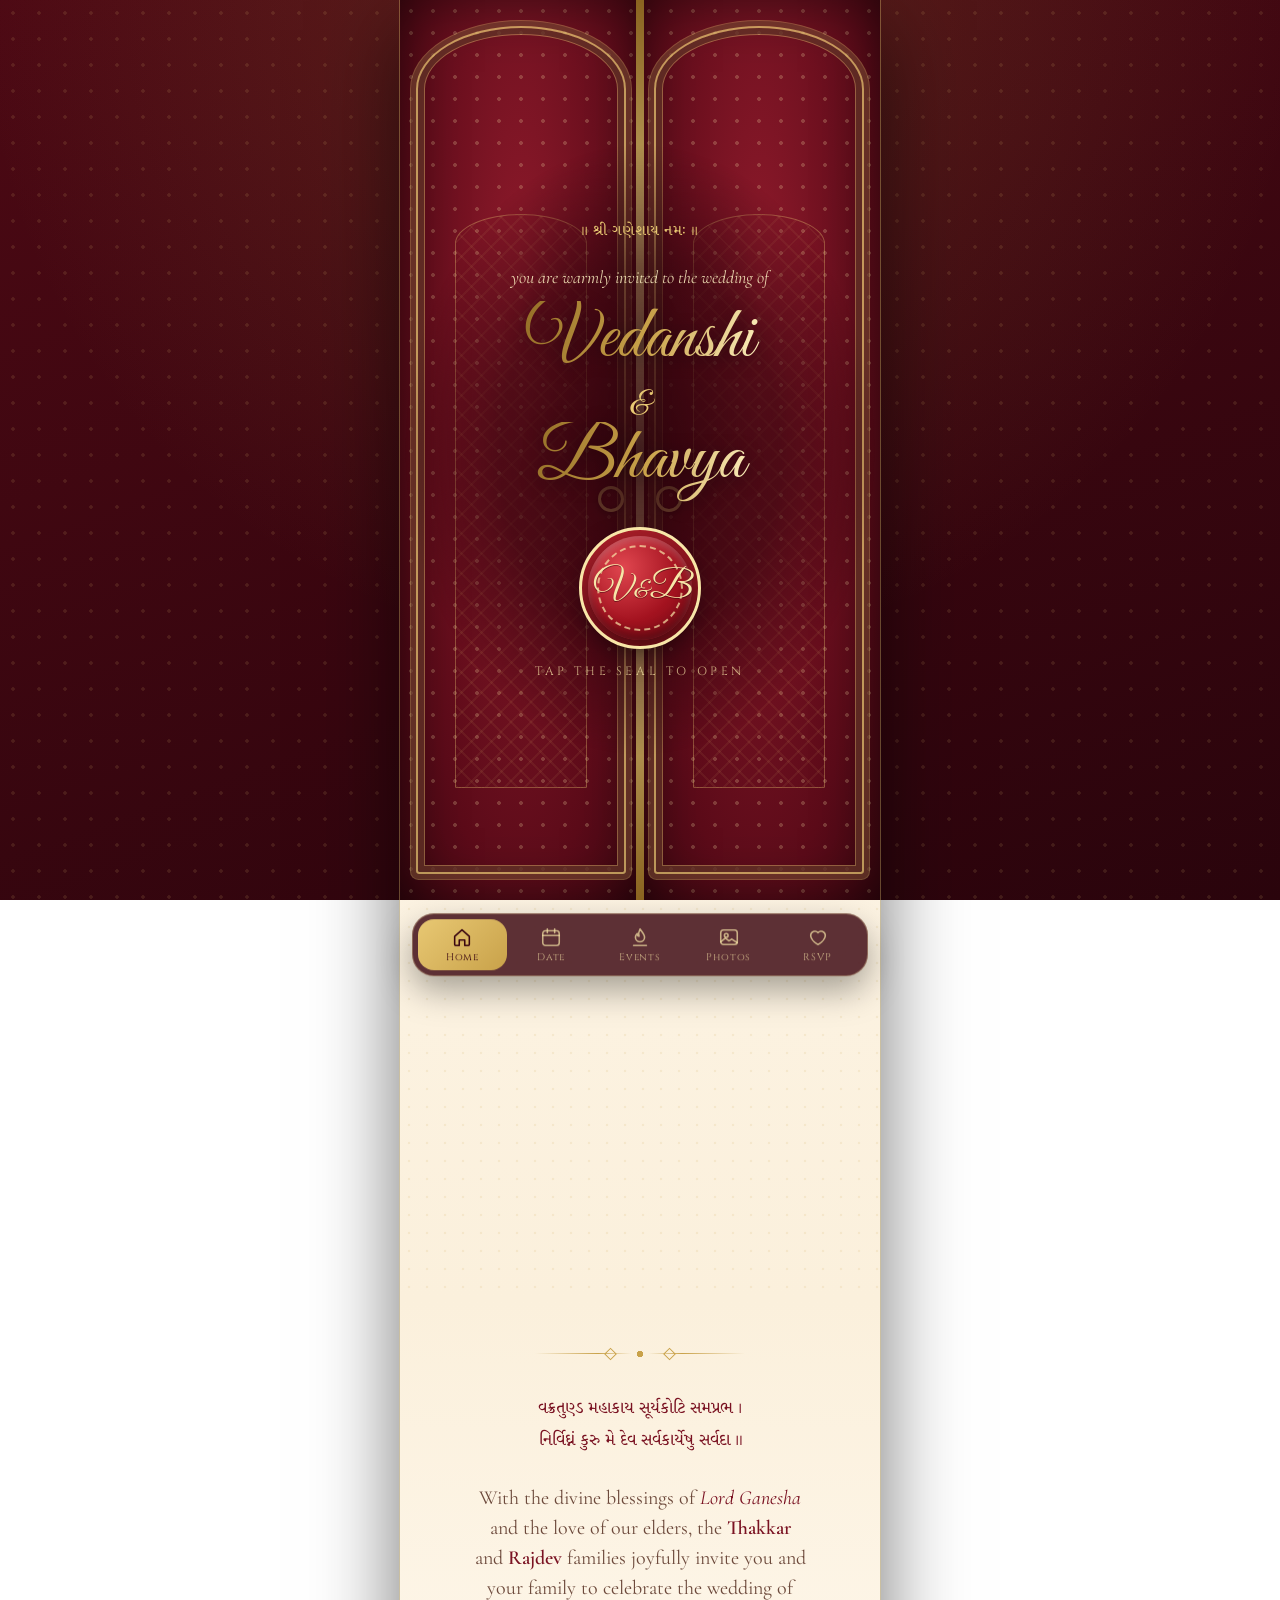
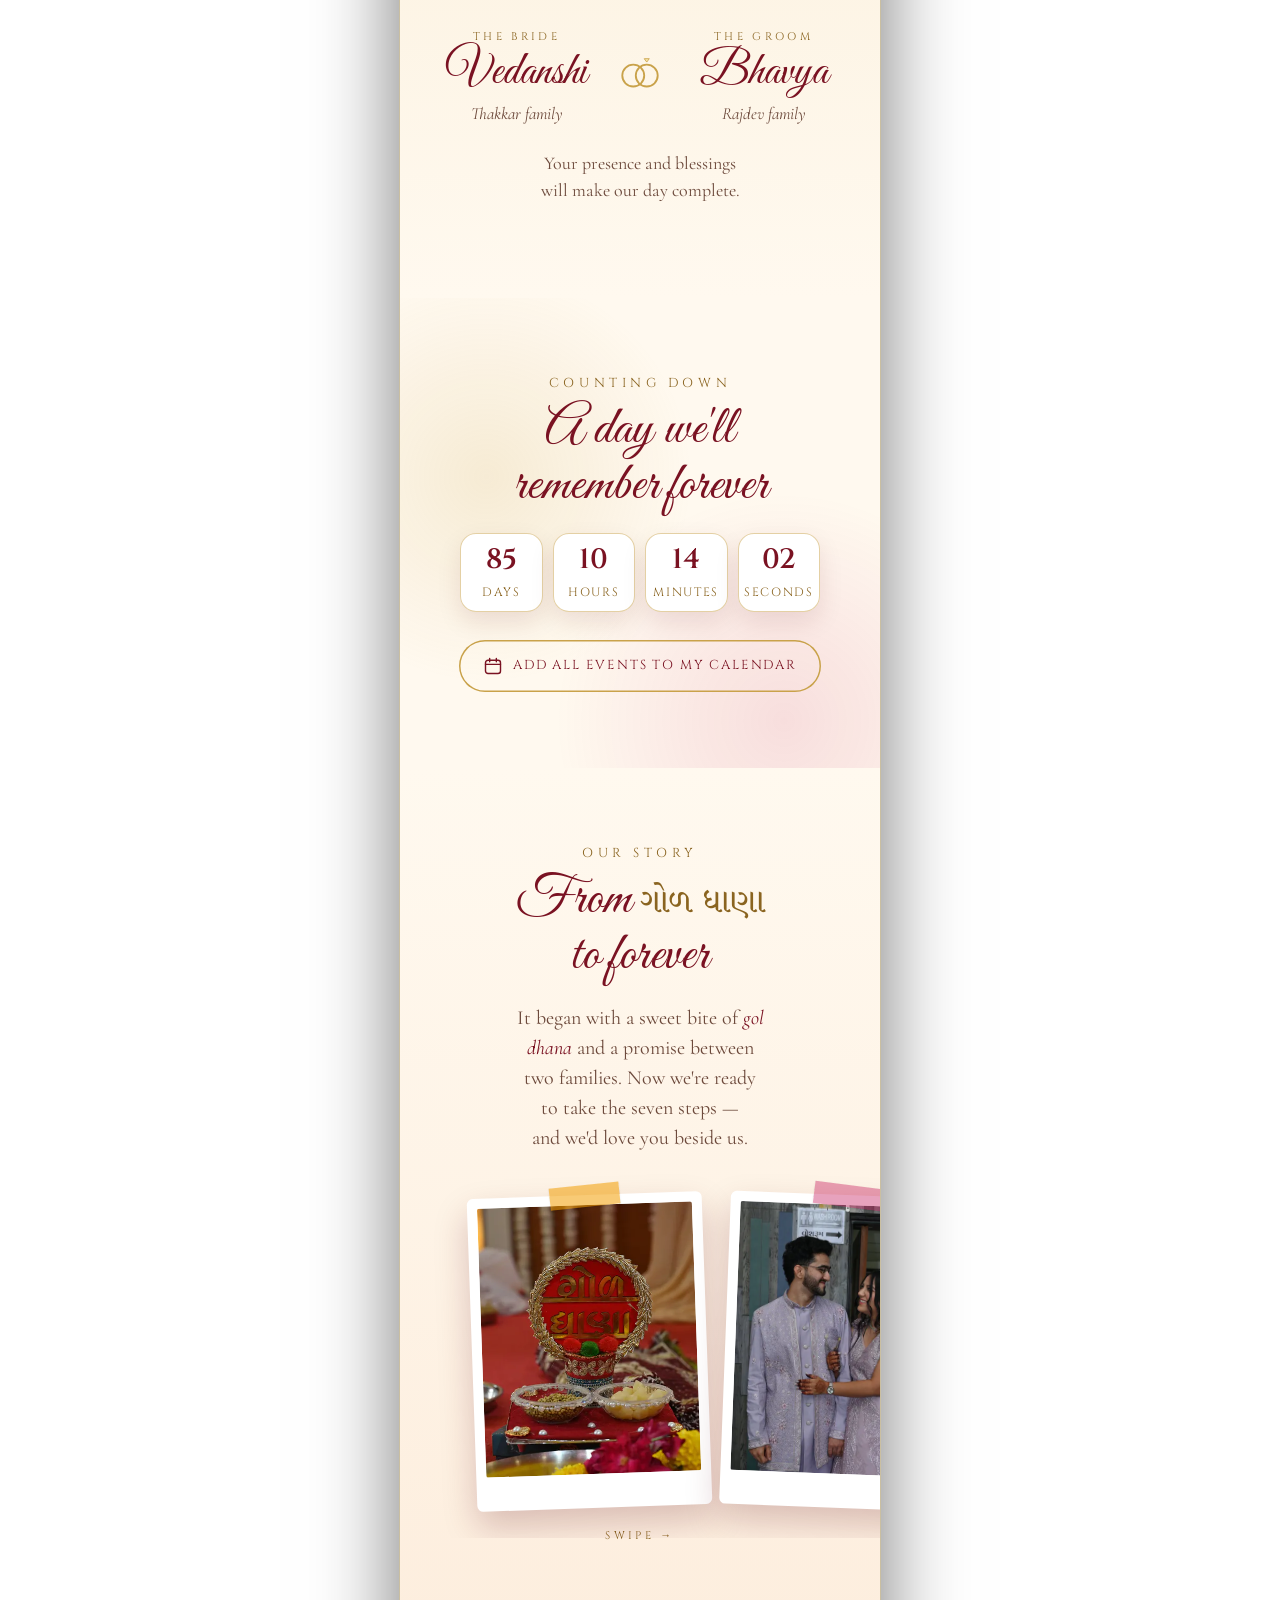
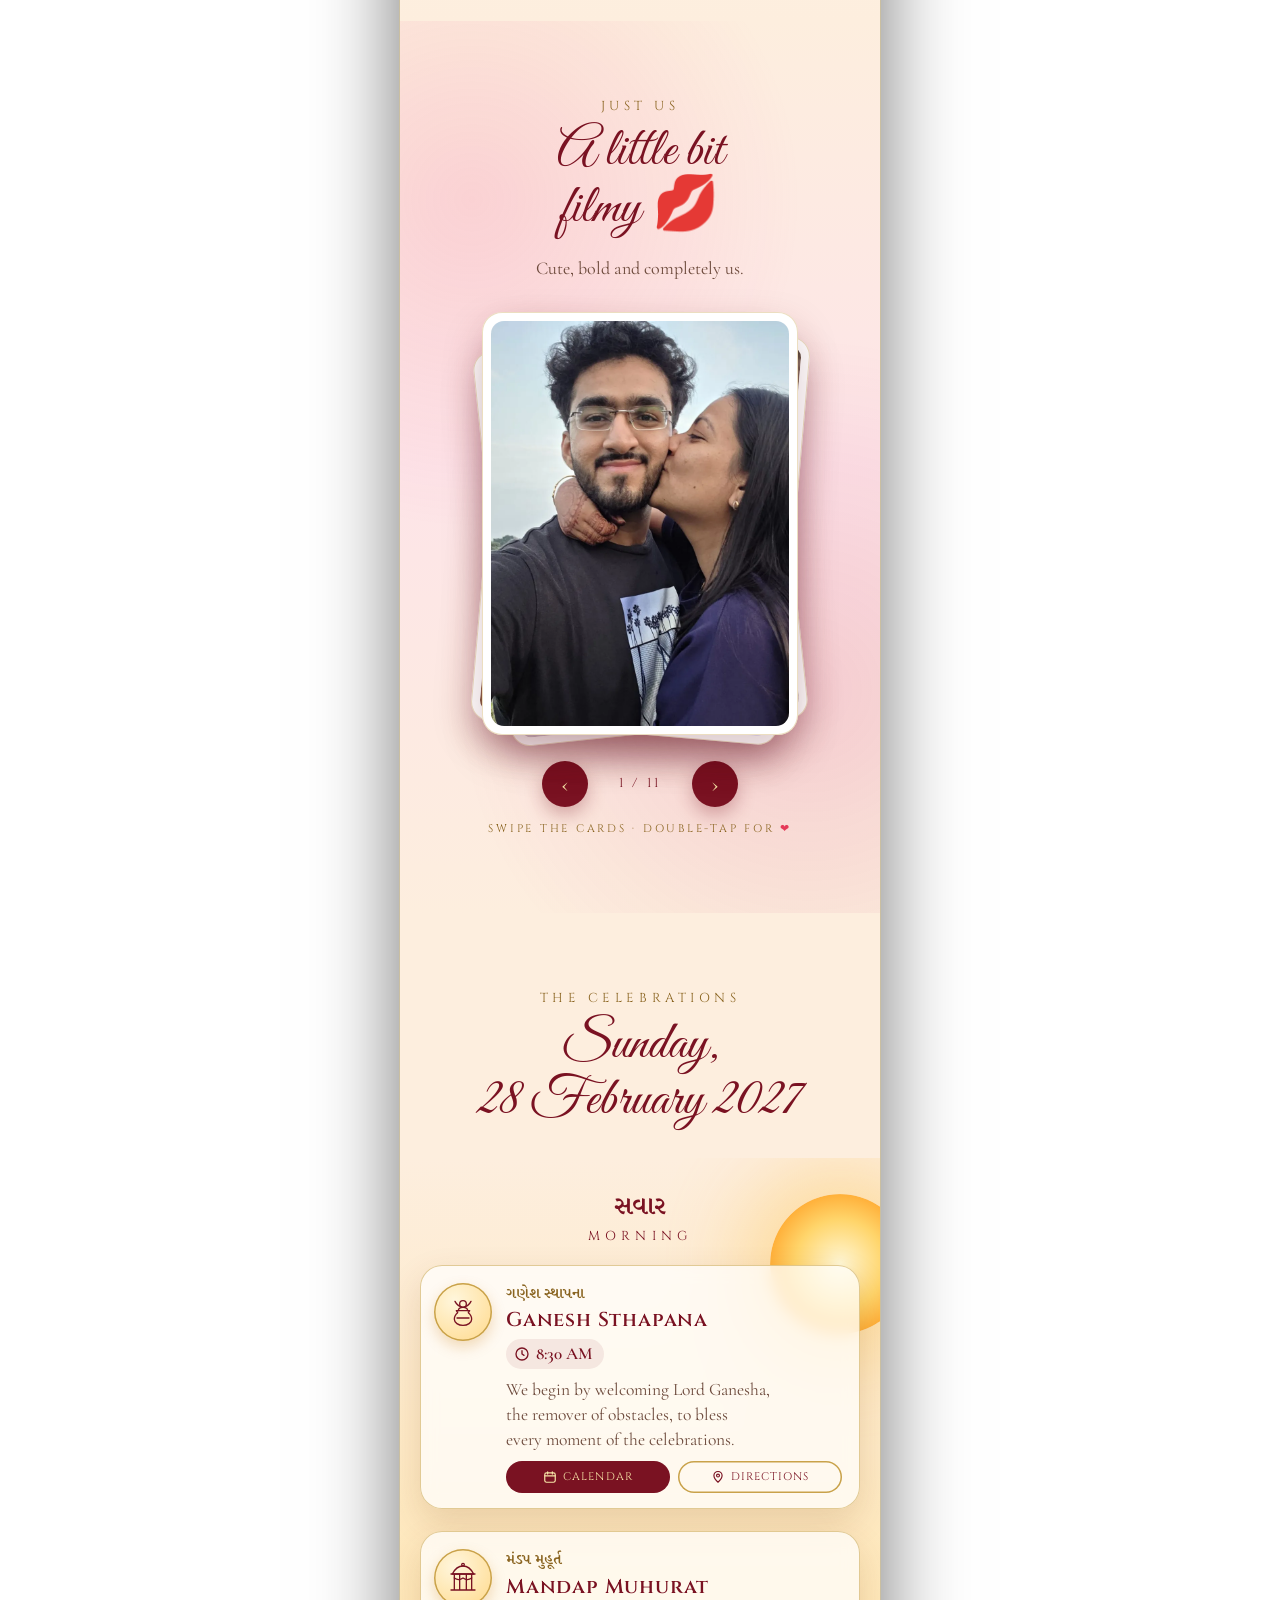
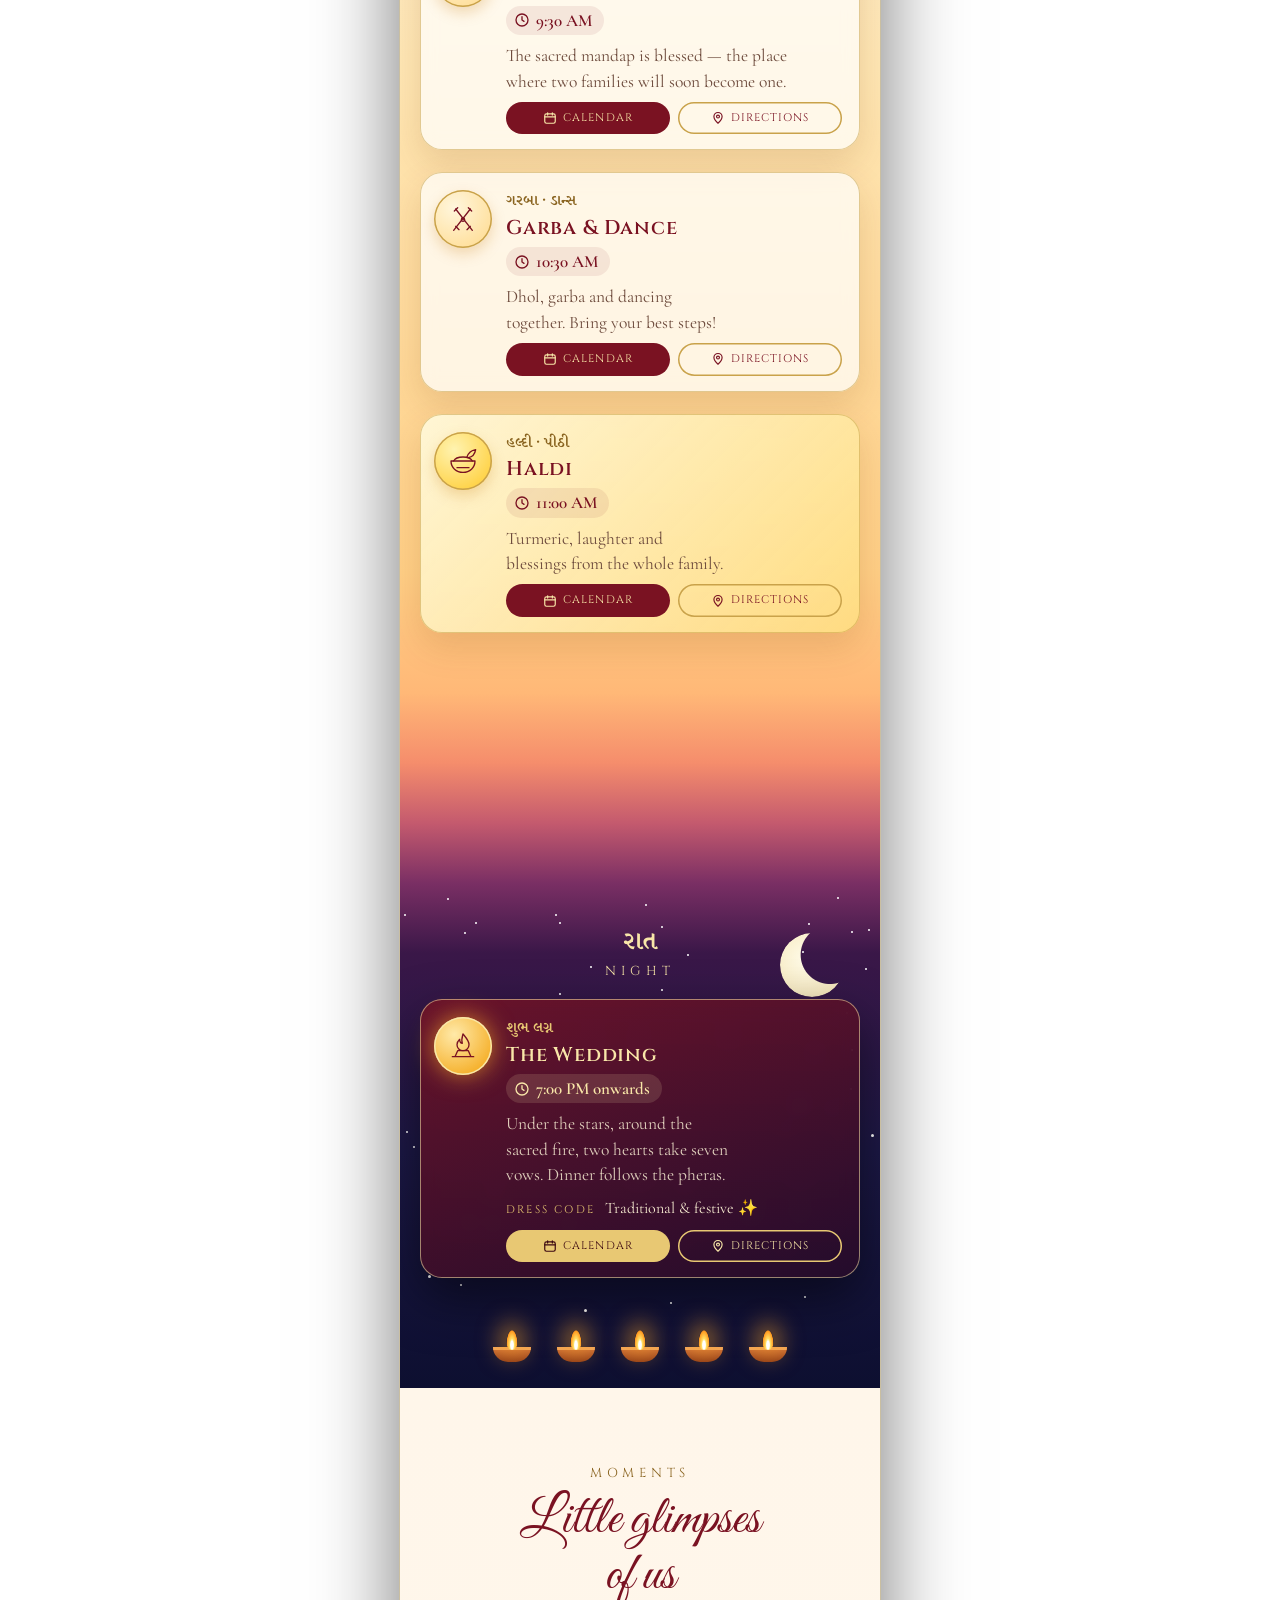
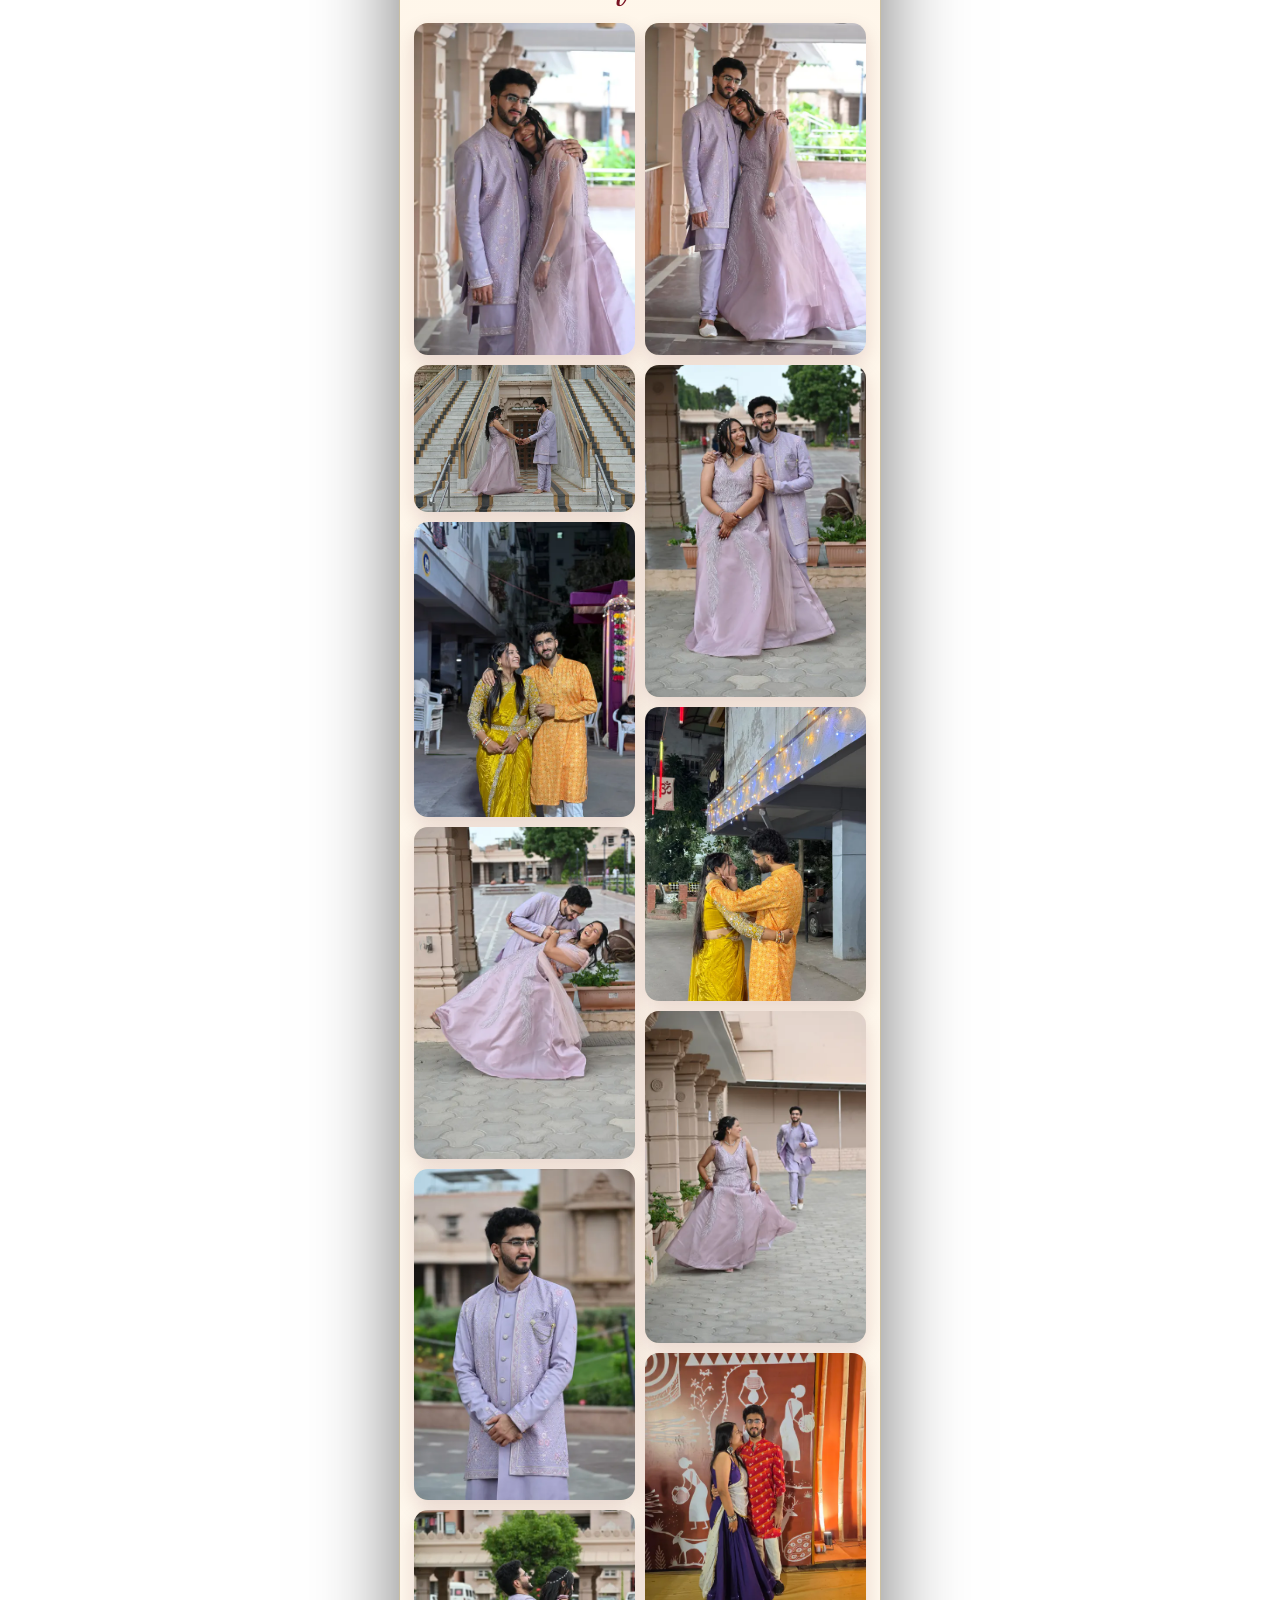
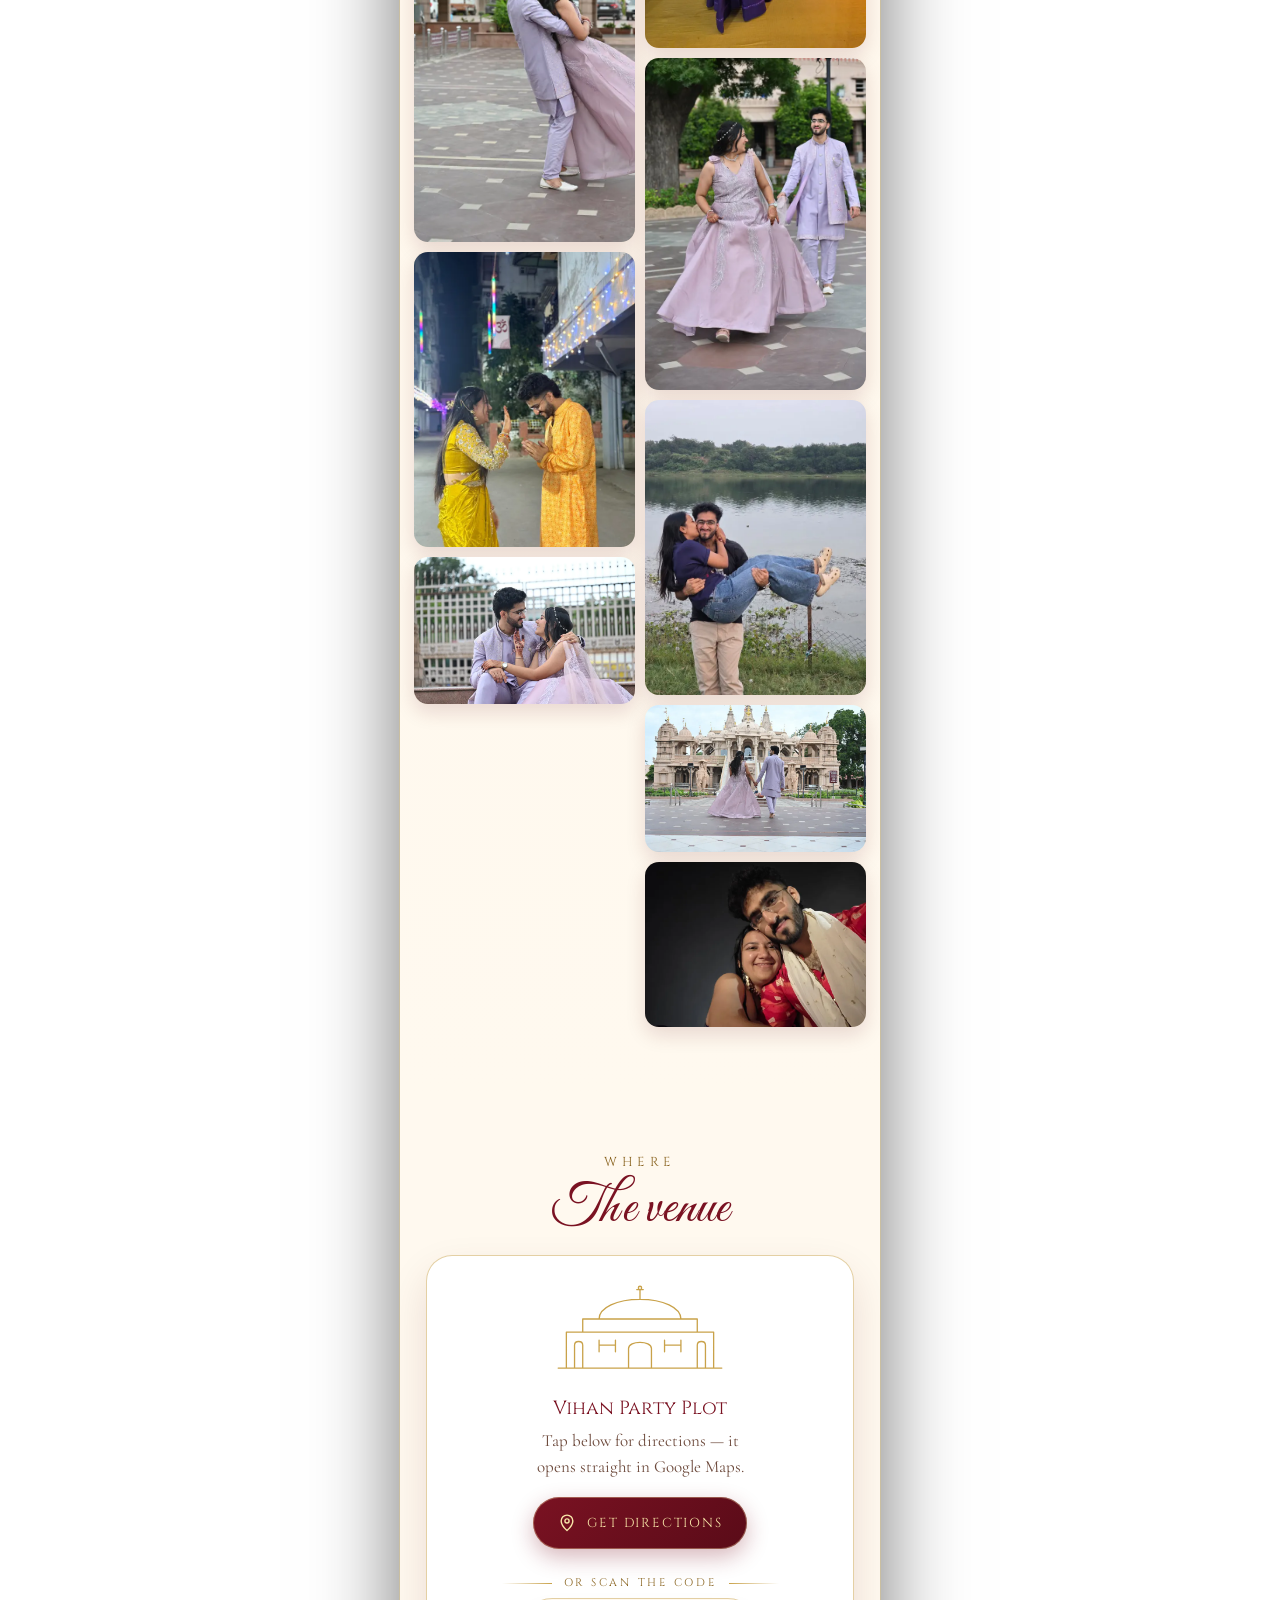
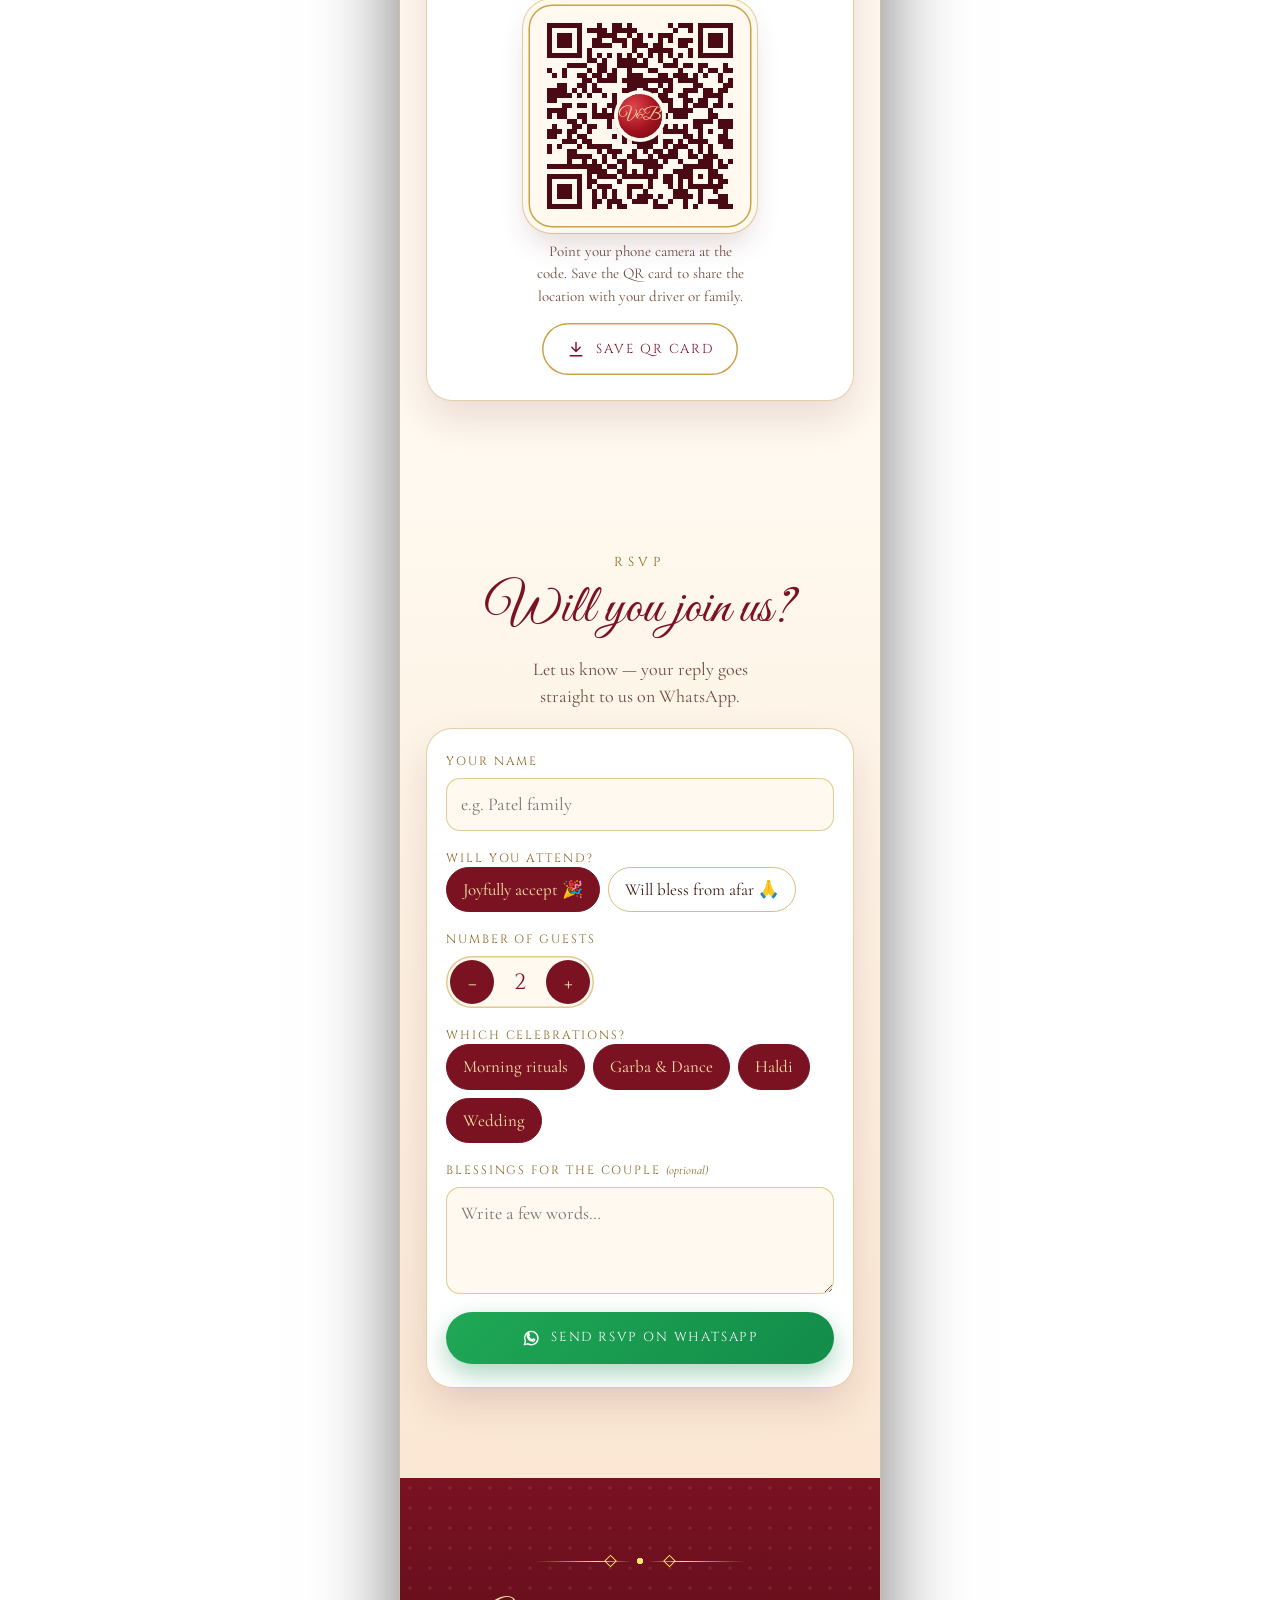
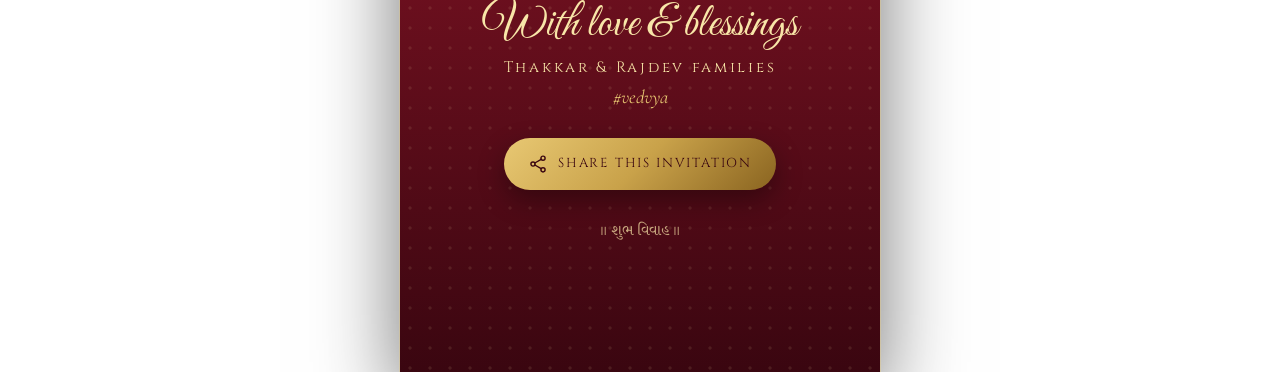
<file: docs/index.html>
<!doctype html>
<html lang="en">
<head>
  <meta charset="utf-8">
  <meta name="viewport" content="width=device-width, initial-scale=1, viewport-fit=cover">
  <title>Vedanshi &amp; Bhavya · 28 February 2027</title>
  <meta name="description" content="With the blessings of our elders, Vedanshi and Bhavya invite you to their wedding on Sunday, 28 February 2027.">
  <meta name="theme-color" content="#4a0a14">

  <!-- Link preview (WhatsApp, Instagram, iMessage …) -->
  <meta property="og:type" content="website">
  <meta property="og:title" content="Vedanshi weds Bhavya · 28.02.2027">
  <meta property="og:description" content="You are invited! Tap to open our wedding invitation 💛">
  <meta property="og:image" content="https://vedanshithakkar.github.io/vedanshi-weds-bhavya/img/og.jpg">
  <meta property="og:image:width" content="1200">
  <meta property="og:image:height" content="630">
  <meta property="og:url" content="https://vedanshithakkar.github.io/vedanshi-weds-bhavya/">
  <meta name="twitter:card" content="summary_large_image">

  <link rel="icon" href="img/favicon.svg" type="image/svg+xml">
  <link rel="preconnect" href="https://fonts.googleapis.com">
  <link rel="preconnect" href="https://fonts.gstatic.com" crossorigin>
  <link href="https://fonts.googleapis.com/css2?family=Cinzel:wght@500;600;700&family=Cormorant+Garamond:ital,wght@0,400;0,500;0,600;1,400;1,500&family=Great+Vibes&family=Noto+Serif+Gujarati:wght@400;600&display=swap" rel="stylesheet">
  <link rel="stylesheet" href="style.css">
</head>
<body class="locked">

<canvas id="petals" aria-hidden="true"></canvas>

<!-- ============ COVER: palace doors ============ -->
<section id="gate" class="gate" aria-label="Invitation cover">
  <div class="door door-l" aria-hidden="true"><div class="door-panel"></div><span class="knocker"></span></div>
  <div class="door door-r" aria-hidden="true"><div class="door-panel"></div><span class="knocker"></span></div>
  <div class="gate-content">
    <p class="gu gate-shree">॥ શ્રી ગણેશાય નમઃ ॥</p>
    <p class="gate-dear" id="dear" hidden>Dear <span id="dearName"></span>,</p>
    <p class="gate-kicker">you are warmly invited to the wedding of</p>
    <h1 class="gate-names"><span class="gold-text">Vedanshi</span><small>&amp;</small><span class="gold-text">Bhavya</span></h1>
    <button class="seal" id="openBtn" type="button" aria-label="Open the invitation">
      <span class="seal-mono">V<i>&amp;</i>B</span>
    </button>
    <p class="gate-hint">Tap the seal to open</p>
  </div>
</section>

<div class="stage">
<main id="site">

  <!-- ============ HERO ============ -->
  <section id="home" class="hero">
    <div class="toran" id="toran" aria-hidden="true"></div>

    <div class="hero-inner">
      <div class="kalash enter" style="--d:.2s" aria-hidden="true" id="kalash"></div>
      <p class="gu shree enter" style="--d:.35s">॥ શ્રી ગણેશાય નમઃ ॥</p>
      <p class="kicker enter" style="--d:.5s">Together with their families</p>

      <h2 class="names">
        <span class="name gold-text enter" style="--d:.7s">Vedanshi</span>
        <span class="weds enter" style="--d:.95s"><i></i>weds<i></i></span>
        <span class="name gold-text enter" style="--d:1.15s">Bhavya</span>
      </h2>

      <figure class="arch enter" style="--d:1.35s">
        <div class="mandala" id="mandala" aria-hidden="true"></div>
        <div class="arch-frame">
          <img src="img/hero.webp" alt="Vedanshi and Bhavya" fetchpriority="high" width="900" height="1200">
        </div>
        <span class="arch-glow" aria-hidden="true"></span>
      </figure>

      <!-- the date is only revealed here, by scratching the gold foil -->
      <p class="save-kicker enter" style="--d:1.55s"><i></i>save the date<i></i></p>
      <div class="scratch enter" style="--d:1.65s" id="scratch">
        <div class="scratch-under" aria-live="polite">
          <span class="su-day">Sunday</span>
          <span class="su-date">28 <b>·</b> 02 <b>·</b> 2027</span>
          <span class="su-sub">Morning rituals &amp; a night wedding</span>
        </div>
        <canvas aria-hidden="true"></canvas>
        <button type="button" class="scratch-skip" id="scratchSkip">Can't scratch? Tap to reveal</button>
      </div>

      <a class="scroll-cue enter" style="--d:1.9s" href="#invite" aria-label="Scroll to the invitation">
        <span>Scroll</span><i></i>
      </a>
    </div>
  </section>

  <!-- ============ BLESSING / INVITATION ============ -->
  <section id="invite" class="invite">
    <div class="ornament reveal" aria-hidden="true"></div>
    <p class="gu shloka reveal">
      વક્રતુણ્ડ મહાકાય સૂર્યકોટિ સમપ્રભ ।<br>
      નિર્વિઘ્નં કુરુ મે દેવ સર્વકાર્યેષુ સર્વદા ॥
    </p>
    <p class="lead reveal">
      With the divine blessings of <em>Lord Ganesha</em> and the love of our elders,
      the <strong>Thakkar</strong> and <strong>Rajdev</strong> families joyfully invite
      you and your family to celebrate the wedding of
    </p>

    <div class="couple reveal">
      <div class="person">
        <p class="role">The Bride</p>
        <p class="pname">Vedanshi</p>
        <p class="family">Thakkar family</p>
      </div>
      <div class="rings" aria-hidden="true">
        <svg viewBox="0 0 64 40"><circle cx="24" cy="22" r="13"/><circle cx="40" cy="22" r="13"/><path d="M40 6l3-4h-6z" class="gem"/></svg>
      </div>
      <div class="person">
        <p class="role">The Groom</p>
        <p class="pname">Bhavya</p>
        <p class="family">Rajdev family</p>
      </div>
    </div>

    <p class="lead small reveal">Your presence and blessings will make our day complete.</p>
  </section>

  <!-- ============ COUNTDOWN ============ -->
  <section id="date" class="save">
    <p class="eyebrow reveal">Counting down</p>
    <h3 class="title reveal">A day we'll<br>remember forever</h3>

    <div class="countdown reveal" id="countdown" role="timer" aria-label="Countdown to the wedding">
      <div><b data-cd="d">--</b><span>Days</span></div>
      <div><b data-cd="h">--</b><span>Hours</span></div>
      <div><b data-cd="m">--</b><span>Minutes</span></div>
      <div><b data-cd="s">--</b><span>Seconds</span></div>
    </div>
    <button type="button" class="btn ghost reveal" data-cal="all">
      <svg viewBox="0 0 24 24" aria-hidden="true"><rect x="3" y="5" width="18" height="16" rx="3"/><path d="M3 10h18M8 3v4M16 3v4"/></svg>
      Add all events to my calendar
    </button>
  </section>

  <!-- ============ STORY ============ -->
  <section id="story" class="story">
    <p class="eyebrow reveal">Our story</p>
    <h3 class="title reveal">From <span class="gu">ગોળ ધાણા</span><br>to forever</h3>
    <p class="lead reveal">
      It began with a sweet bite of <em>gol dhana</em> and a promise between two families.
      Now we're ready to take the seven steps — and we'd love you beside us.
    </p>
    <div class="reel" id="reel" aria-label="Photos of Vedanshi and Bhavya"></div>
    <p class="reel-hint" aria-hidden="true">swipe <i>→</i></p>
  </section>

  <!-- ============ US — swipeable photo deck ============ -->
  <section id="us" class="us">
    <div class="us-hearts" aria-hidden="true"><i></i><i></i><i></i><i></i><i></i><i></i></div>
    <p class="eyebrow reveal">Just us</p>
    <h3 class="title reveal">A little bit<br>filmy 💋</h3>
    <p class="lead small reveal">Cute, bold and completely us.</p>
    <div class="deck reveal" id="deck" role="region" aria-roledescription="photo stack" aria-label="Photos of Vedanshi and Bhavya. Swipe or use the arrows for the next one."></div>
    <div class="deck-ctrl reveal">
      <button type="button" id="deckPrev" aria-label="Previous photo">‹</button>
      <span id="deckCount" aria-live="polite">1 / 1</span>
      <button type="button" id="deckNext" aria-label="Next photo">›</button>
    </div>
    <p class="deck-hint" aria-hidden="true">swipe the cards · double-tap for <span>❤</span></p>
  </section>

  <!-- ============ EVENTS ============ -->
  <section id="events" class="events">
    <header class="events-head">
      <p class="eyebrow reveal">The celebrations</p>
      <h3 class="title reveal">Sunday,<br>28 February 2027</h3>
    </header>

    <div class="skies" id="skies">
    <!-- Morning -->
    <div class="sky morning">
      <div class="sun" aria-hidden="true"></div>
      <div class="cloud c1" aria-hidden="true"></div>
      <div class="cloud c2" aria-hidden="true"></div>

      <p class="part reveal"><span class="gu">સવાર</span> Morning</p>

      <ol class="timeline">
        <li class="event reveal"
            data-start="2027-02-28T08:30:00+05:30" data-end="2027-02-28T09:30:00+05:30"
            data-title="Ganesh Sthapana · Vedanshi & Bhavya">
          <div class="ev-icon" aria-hidden="true">
            <svg viewBox="0 0 48 48"><path d="M14 22h20l-2 3c4 3 5 7 5 10 0 5-6 9-13 9s-13-4-13-9c0-3 1-7 5-10z"/><path d="M17 22c0-3 3-5 7-5s7 2 7 5"/><circle cx="24" cy="12" r="5"/><path d="M24 17c-6-1-10-5-12-9M24 17c6-1 10-5 12-9M15 33h18"/></svg>
          </div>
          <div class="ev-body">
            <p class="ev-gu gu">ગણેશ સ્થાપના</p>
            <h4>Ganesh Sthapana</h4>
            <p class="ev-time"><svg viewBox="0 0 24 24" aria-hidden="true"><circle cx="12" cy="12" r="9"/><path d="M12 7v5l3 2"/></svg>8:30 AM</p>
            <p class="ev-desc">We begin by welcoming Lord Ganesha, the remover of obstacles, to bless every moment of the celebrations.</p>
            <div class="ev-actions"><button type="button" class="chip" data-cal aria-label="Add to calendar"><svg viewBox="0 0 24 24" aria-hidden="true"><rect x="3" y="5" width="18" height="16" rx="3"/><path d="M3 10h18M8 3v4M16 3v4"/></svg>Calendar</button></div>
          </div>
        </li>

        <li class="event reveal"
            data-start="2027-02-28T09:30:00+05:30" data-end="2027-02-28T10:30:00+05:30"
            data-title="Mandap Muhurat · Vedanshi & Bhavya">
          <div class="ev-icon" aria-hidden="true">
            <svg viewBox="0 0 48 48"><path d="M8 18c4-8 10-12 16-12s12 4 16 12z"/><path d="M6 18h36M11 18v24M37 18v24M19 18v24M29 18v24M6 42h36"/><circle cx="24" cy="4" r="2"/><path d="M11 24c4 3 9 3 13 0 4 3 9 3 13 0"/></svg>
          </div>
          <div class="ev-body">
            <p class="ev-gu gu">મંડપ મુહૂર્ત</p>
            <h4>Mandap Muhurat</h4>
            <p class="ev-time"><svg viewBox="0 0 24 24" aria-hidden="true"><circle cx="12" cy="12" r="9"/><path d="M12 7v5l3 2"/></svg>9:30 AM</p>
            <p class="ev-desc">The sacred mandap is blessed — the place where two families will soon become one.</p>
            <div class="ev-actions"><button type="button" class="chip" data-cal aria-label="Add to calendar"><svg viewBox="0 0 24 24" aria-hidden="true"><rect x="3" y="5" width="18" height="16" rx="3"/><path d="M3 10h18M8 3v4M16 3v4"/></svg>Calendar</button></div>
          </div>
        </li>

        <li class="event reveal garba"
            data-start="2027-02-28T10:30:00+05:30" data-end="2027-02-28T11:00:00+05:30"
            data-title="Garba & Dance · Vedanshi & Bhavya">
          <div class="ev-icon" aria-hidden="true">
            <svg viewBox="0 0 48 48"><path d="M10 41L35 9M38 41L13 9"/><path d="M32 7l5 5M16 7l-5 5"/><path d="M13 35l5 5M35 35l-5 5"/><circle cx="24" cy="25" r="2.5"/></svg>
          </div>
          <div class="ev-body">
            <p class="ev-gu gu">ગરબા · ડાન્સ</p>
            <h4>Garba &amp; Dance</h4>
            <p class="ev-time"><svg viewBox="0 0 24 24" aria-hidden="true"><circle cx="12" cy="12" r="9"/><path d="M12 7v5l3 2"/></svg>10:30 AM</p>
            <p class="ev-desc">Dhol, garba and dancing together. Bring your best steps!</p>
            <div class="ev-actions"><button type="button" class="chip" data-cal aria-label="Add to calendar"><svg viewBox="0 0 24 24" aria-hidden="true"><rect x="3" y="5" width="18" height="16" rx="3"/><path d="M3 10h18M8 3v4M16 3v4"/></svg>Calendar</button></div>
          </div>
        </li>

        <li class="event reveal haldi"
            data-start="2027-02-28T11:00:00+05:30" data-end="2027-02-28T13:00:00+05:30"
            data-title="Haldi · Vedanshi & Bhavya">
          <div class="ev-icon" aria-hidden="true">
            <svg viewBox="0 0 48 48"><path d="M6 24h36c0 10-8 17-18 17S6 34 6 24z"/><path d="M10 24c2-4 6-6 14-6s12 2 14 6"/><path d="M30 18c2-6 7-10 13-11-1 6-5 11-11 12"/><path d="M15 34h18"/></svg>
          </div>
          <div class="ev-body">
            <p class="ev-gu gu">હલ્દી · પીઠી</p>
            <h4>Haldi</h4>
            <p class="ev-time"><svg viewBox="0 0 24 24" aria-hidden="true"><circle cx="12" cy="12" r="9"/><path d="M12 7v5l3 2"/></svg>11:00 AM</p>
            <p class="ev-desc">Turmeric, laughter and blessings from the whole family.</p>
            <div class="ev-actions"><button type="button" class="chip" data-cal aria-label="Add to calendar"><svg viewBox="0 0 24 24" aria-hidden="true"><rect x="3" y="5" width="18" height="16" rx="3"/><path d="M3 10h18M8 3v4M16 3v4"/></svg>Calendar</button></div>
          </div>
        </li>
      </ol>
    </div>

    <div class="dusk" aria-hidden="true"></div>

    <!-- Night -->
    <div class="sky night">
      <div class="stars" id="stars" aria-hidden="true"></div>
      <div class="moon" aria-hidden="true"></div>
      <div class="lanterns" id="lanterns" aria-hidden="true"></div>

      <p class="part reveal"><span class="gu">રાત</span> Night</p>

      <ol class="timeline">
        <li class="event reveal wedding"
            data-start="2027-02-28T19:00:00+05:30" data-end="2027-02-28T23:30:00+05:30"
            data-title="Wedding of Vedanshi & Bhavya">
          <div class="ev-icon" aria-hidden="true">
            <svg viewBox="0 0 48 48"><path d="M24 6c5 6 9 10 9 16a9 9 0 0 1-18 0c0-4 2-6 4-8 0 4 2 6 4 6-2-5 0-10 1-14z"/><path d="M8 40h32M12 40l4-9h16l4 9"/></svg>
          </div>
          <div class="ev-body">
            <p class="ev-gu gu">શુભ લગ્ન</p>
            <h4>The Wedding</h4>
            <p class="ev-time"><svg viewBox="0 0 24 24" aria-hidden="true"><circle cx="12" cy="12" r="9"/><path d="M12 7v5l3 2"/></svg>7:00 PM onwards</p>
            <p class="ev-desc">Under the stars, around the sacred fire, two hearts take seven vows. Dinner follows the pheras.</p>
            <p class="dress"><span>Dress code</span> Traditional &amp; festive&nbsp;✨</p>
            <div class="ev-actions"><button type="button" class="chip" data-cal aria-label="Add to calendar"><svg viewBox="0 0 24 24" aria-hidden="true"><rect x="3" y="5" width="18" height="16" rx="3"/><path d="M3 10h18M8 3v4M16 3v4"/></svg>Calendar</button></div>
          </div>
        </li>
      </ol>

      <div class="diyas" aria-hidden="true"><i></i><i></i><i></i><i></i><i></i></div>
    </div>
    </div>
  </section>

  <!-- ============ GALLERY ============ -->
  <section id="moments" class="moments">
    <p class="eyebrow reveal">Moments</p>
    <h3 class="title reveal">Little glimpses<br>of us</h3>
    <div class="masonry" id="masonry"></div>
  </section>

  <!-- ============ VENUE ============ -->
  <section id="venue" class="venue">
    <p class="eyebrow reveal">Where</p>
    <h3 class="title reveal">The venue</h3>
    <div class="venue-card reveal">
      <svg class="palace" viewBox="0 0 220 110" aria-hidden="true"><path d="M10 104h200M20 104V60h180v44M40 60V44h140v16M60 44c0-14 22-24 50-24s50 10 50 24M110 20V8M106 8h8M30 104V76c0-6 10-6 10 0v28M180 104V76c0-6 10-6 10 0v28M96 104V80c0-10 28-10 28 0v24M60 76h20M140 76h20M60 70v14M80 70v14M140 70v14M160 70v14"/><circle cx="110" cy="6" r="2"/></svg>
      <p class="venue-name" id="venueName">Venue details coming soon</p>
      <p class="venue-addr" id="venueAddr">We'll update this page — the same link will always show the latest details.</p>
      <a class="btn" id="venueMap" href="#" target="_blank" rel="noopener" hidden>
        <svg viewBox="0 0 24 24" aria-hidden="true"><path d="M12 21s-7-6.2-7-11.5A7 7 0 0 1 19 9.5C19 14.8 12 21 12 21z"/><circle cx="12" cy="9.5" r="2.5"/></svg>
        Get directions
      </a>

      <div class="venue-qr" id="venueQr" hidden>
        <p class="qr-label"><i></i>or scan the code<i></i></p>
        <figure class="qr">
          <img src="img/venue-qr.svg" alt="QR code that opens the venue location in Google Maps" width="220" height="220" loading="lazy">
          <span class="qr-seal" aria-hidden="true">V<i>&amp;</i>B</span>
        </figure>
        <p class="qr-hint">Point your phone camera at the code. Save the QR card to share the location with your driver or family.</p>
        <a class="btn ghost" href="img/venue-qr-card.png" download="Vedanshi-Bhavya-venue-QR.png">
          <svg viewBox="0 0 24 24" aria-hidden="true"><path d="M12 4v11M7 10l5 5 5-5M5 20h14"/></svg>
          Save QR card
        </a>
      </div>
    </div>
  </section>

  <!-- ============ RSVP ============ -->
  <section id="rsvp" class="rsvp">
    <p class="eyebrow reveal">RSVP</p>
    <h3 class="title reveal">Will you join us?</h3>
    <p class="lead small reveal">Let us know — your reply goes straight to us on WhatsApp.</p>

    <form class="rsvp-form reveal" id="rsvpForm" novalidate>
      <label class="field">
        <span>Your name</span>
        <input type="text" name="name" id="rsvpName" autocomplete="name" required placeholder="e.g. Patel family">
      </label>

      <fieldset class="field">
        <legend>Will you attend?</legend>
        <div class="choice">
          <label><input type="radio" name="attend" value="yes" checked><span>Joyfully accept 🎉</span></label>
          <label><input type="radio" name="attend" value="no"><span>Will bless from afar 🙏</span></label>
        </div>
      </fieldset>

      <div class="field attend-only">
        <span class="label">Number of guests</span>
        <div class="stepper">
          <button type="button" data-step="-1" aria-label="Fewer guests">−</button>
          <output id="guestCount">2</output>
          <button type="button" data-step="1" aria-label="More guests">+</button>
        </div>
      </div>

      <fieldset class="field attend-only">
        <legend>Which celebrations?</legend>
        <div class="choice multi">
          <label><input type="checkbox" name="events" value="Morning rituals" checked><span>Morning rituals</span></label>
          <label><input type="checkbox" name="events" value="Garba & Dance" checked><span>Garba &amp; Dance</span></label>
          <label><input type="checkbox" name="events" value="Haldi" checked><span>Haldi</span></label>
          <label><input type="checkbox" name="events" value="Wedding" checked><span>Wedding</span></label>
        </div>
      </fieldset>

      <label class="field">
        <span>Blessings for the couple <em>(optional)</em></span>
        <textarea name="msg" rows="3" placeholder="Write a few words…"></textarea>
      </label>

      <button type="submit" class="btn wa">
        <svg viewBox="0 0 24 24" aria-hidden="true"><path d="M4 20l1.3-4.2A8 8 0 1 1 8.4 19z"/><path d="M9 9.5c.3 2 2.5 4.3 4.6 4.8l1.2-1.1 1.7.8c-.2 1.2-1.2 2-2.4 1.8-3.4-.6-6.1-3.3-6.6-6.7-.2-1.2.6-2.2 1.8-2.4l.8 1.7z"/></svg>
        Send RSVP on WhatsApp
      </button>
    </form>
  </section>

  <!-- ============ FOOTER ============ -->
  <footer class="footer">
    <div class="ornament light" aria-hidden="true"></div>
    <p class="thanks">With love &amp; blessings</p>
    <p class="families">Thakkar &amp; Rajdev families</p>
    <p class="hashtag">#vedvya</p>
    <p class="see-you" id="seeYou" hidden>We can't wait to celebrate with you, <span id="seeYouName"></span> 💛</p>
    <div class="footer-actions">
      <button type="button" class="btn gold" id="shareBtn">
        <svg viewBox="0 0 24 24" aria-hidden="true"><circle cx="18" cy="5" r="2.5"/><circle cx="6" cy="12" r="2.5"/><circle cx="18" cy="19" r="2.5"/><path d="M8.2 10.8l7.6-4.4M8.2 13.2l7.6 4.4"/></svg>
        Share this invitation
      </button>
    </div>
    <p class="tiny">॥ શુભ વિવાહ ॥</p>
  </footer>
</main>

<!-- Bottom dock -->
<nav class="dock" aria-label="Sections">
  <a href="#home" class="active"><svg viewBox="0 0 24 24" aria-hidden="true"><path d="M4 11l8-7 8 7v9a1 1 0 0 1-1 1h-4v-6H9v6H5a1 1 0 0 1-1-1z"/></svg><span>Home</span></a>
  <a href="#date"><svg viewBox="0 0 24 24" aria-hidden="true"><rect x="3" y="5" width="18" height="16" rx="3"/><path d="M3 10h18M8 3v4M16 3v4"/></svg><span>Date</span></a>
  <a href="#events"><svg viewBox="0 0 24 24" aria-hidden="true"><path d="M12 3c3 4 5 6 5 9a5 5 0 0 1-10 0c0-2 1-3 2-4 0 2 1 3 2 3-1-3 0-6 1-8z"/><path d="M5 21h14"/></svg><span>Events</span></a>
  <a href="#moments"><svg viewBox="0 0 24 24" aria-hidden="true"><rect x="3" y="4" width="18" height="16" rx="3"/><circle cx="9" cy="10" r="2"/><path d="M3 17l5-4 4 3 3-2 6 4"/></svg><span>Photos</span></a>
  <a href="#rsvp"><svg viewBox="0 0 24 24" aria-hidden="true"><path d="M12 20s-8-4.6-8-10.2A4.6 4.6 0 0 1 12 7a4.6 4.6 0 0 1 8 2.8C20 15.4 12 20 12 20z"/></svg><span>RSVP</span></a>
</nav>

<button type="button" class="music" id="musicBtn" aria-pressed="false" aria-label="Play music">
  <svg viewBox="0 0 24 24" aria-hidden="true"><path d="M9 18V6l11-2v12"/><circle cx="6.5" cy="18" r="2.5"/><circle cx="17.5" cy="16" r="2.5"/></svg>
  <span class="bars" aria-hidden="true"><i></i><i></i><i></i></span>
</button>
</div>

<!-- Calendar chooser -->
<dialog id="calDialog" class="sheet" aria-labelledby="calTitle">
  <form method="dialog">
    <p class="sheet-title" id="calTitle">Add to calendar</p>
    <p class="sheet-sub" id="calSub"></p>
    <a class="sheet-btn" id="calGoogle" target="_blank" rel="noopener">Google Calendar</a>
    <button type="button" class="sheet-btn" id="calIcs">Apple / Outlook calendar</button>
    <button class="sheet-btn cancel" value="cancel">Cancel</button>
  </form>
</dialog>

<!-- Photo viewer -->
<dialog id="lightbox" class="lightbox" aria-label="Photo viewer">
  <img alt="">
  <button type="button" class="lb-close" aria-label="Close">×</button>
  <button type="button" class="lb-prev" aria-label="Previous photo">‹</button>
  <button type="button" class="lb-next" aria-label="Next photo">›</button>
  <p class="lb-count"></p>
</dialog>

<div class="toast" id="toast" role="status" aria-live="polite"></div>

<script src="gallery.js"></script>
<script src="app.js"></script>
</body>
</html>
</file>
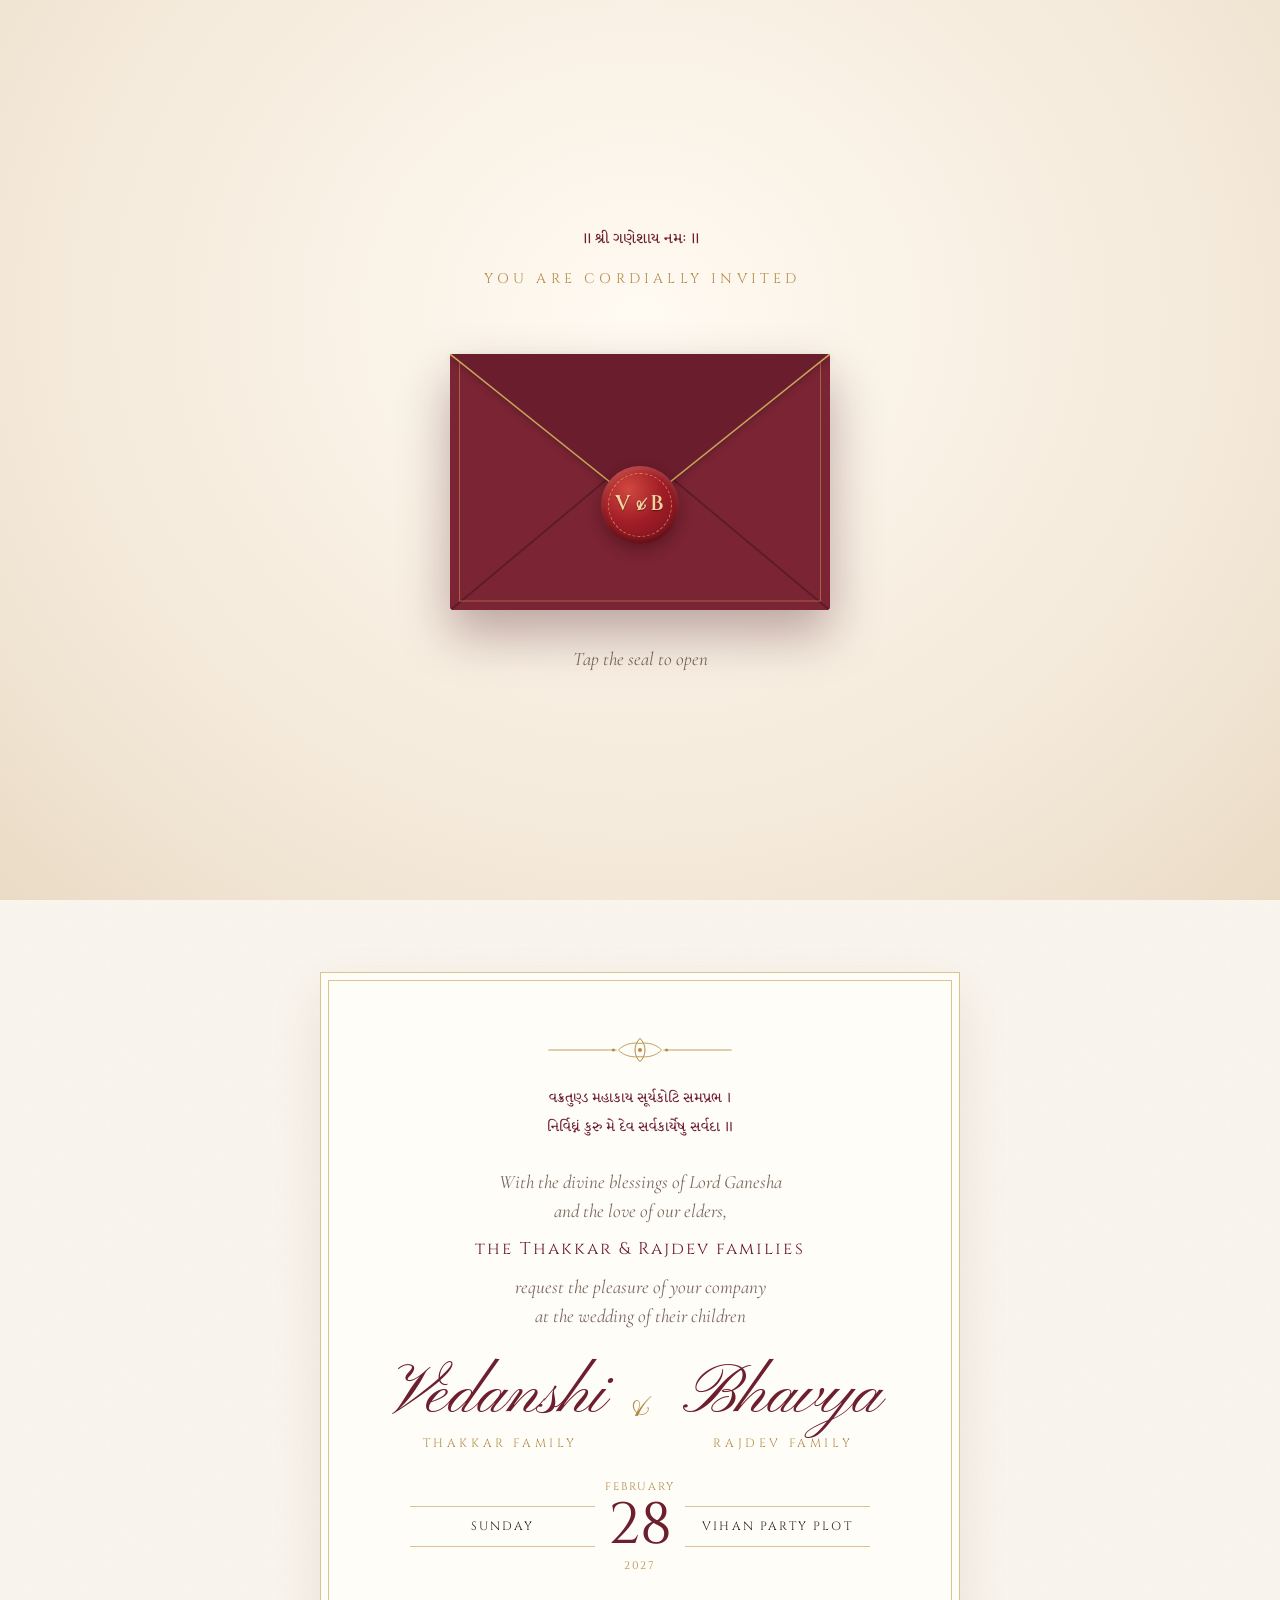
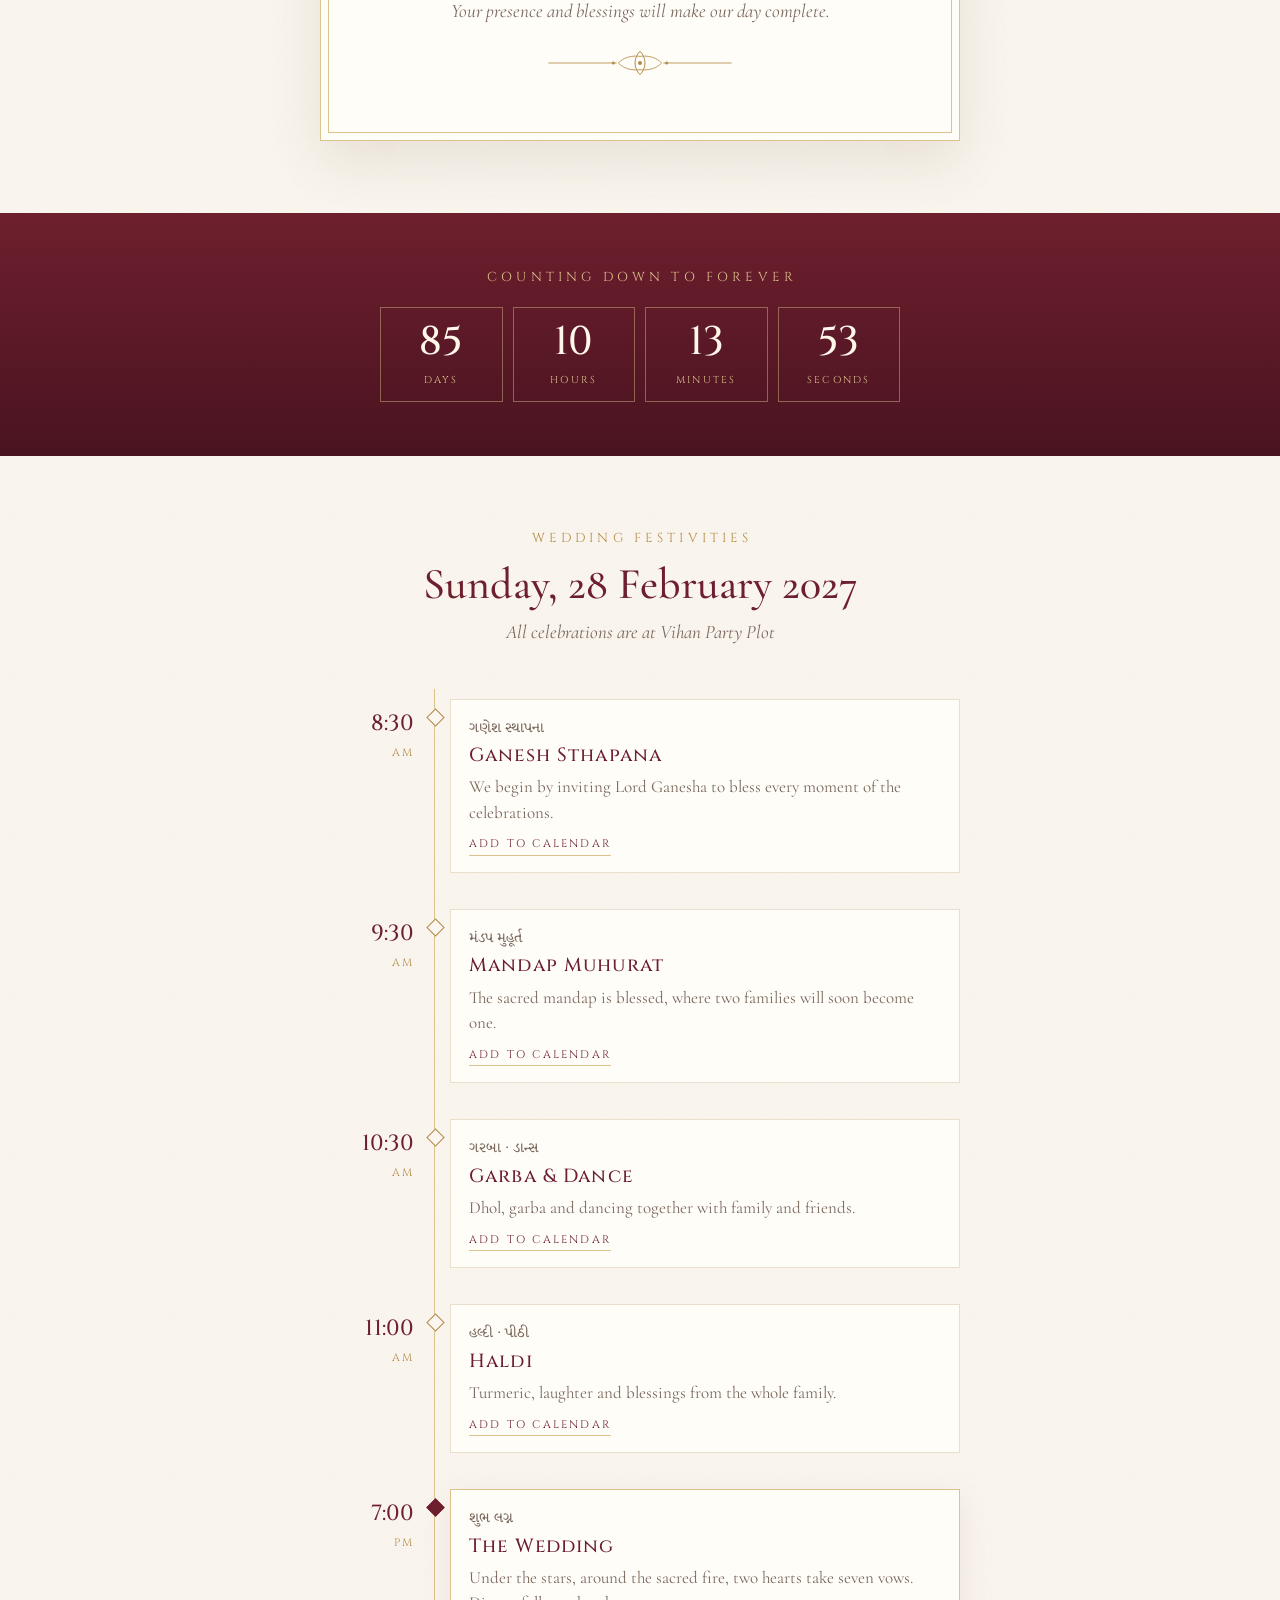
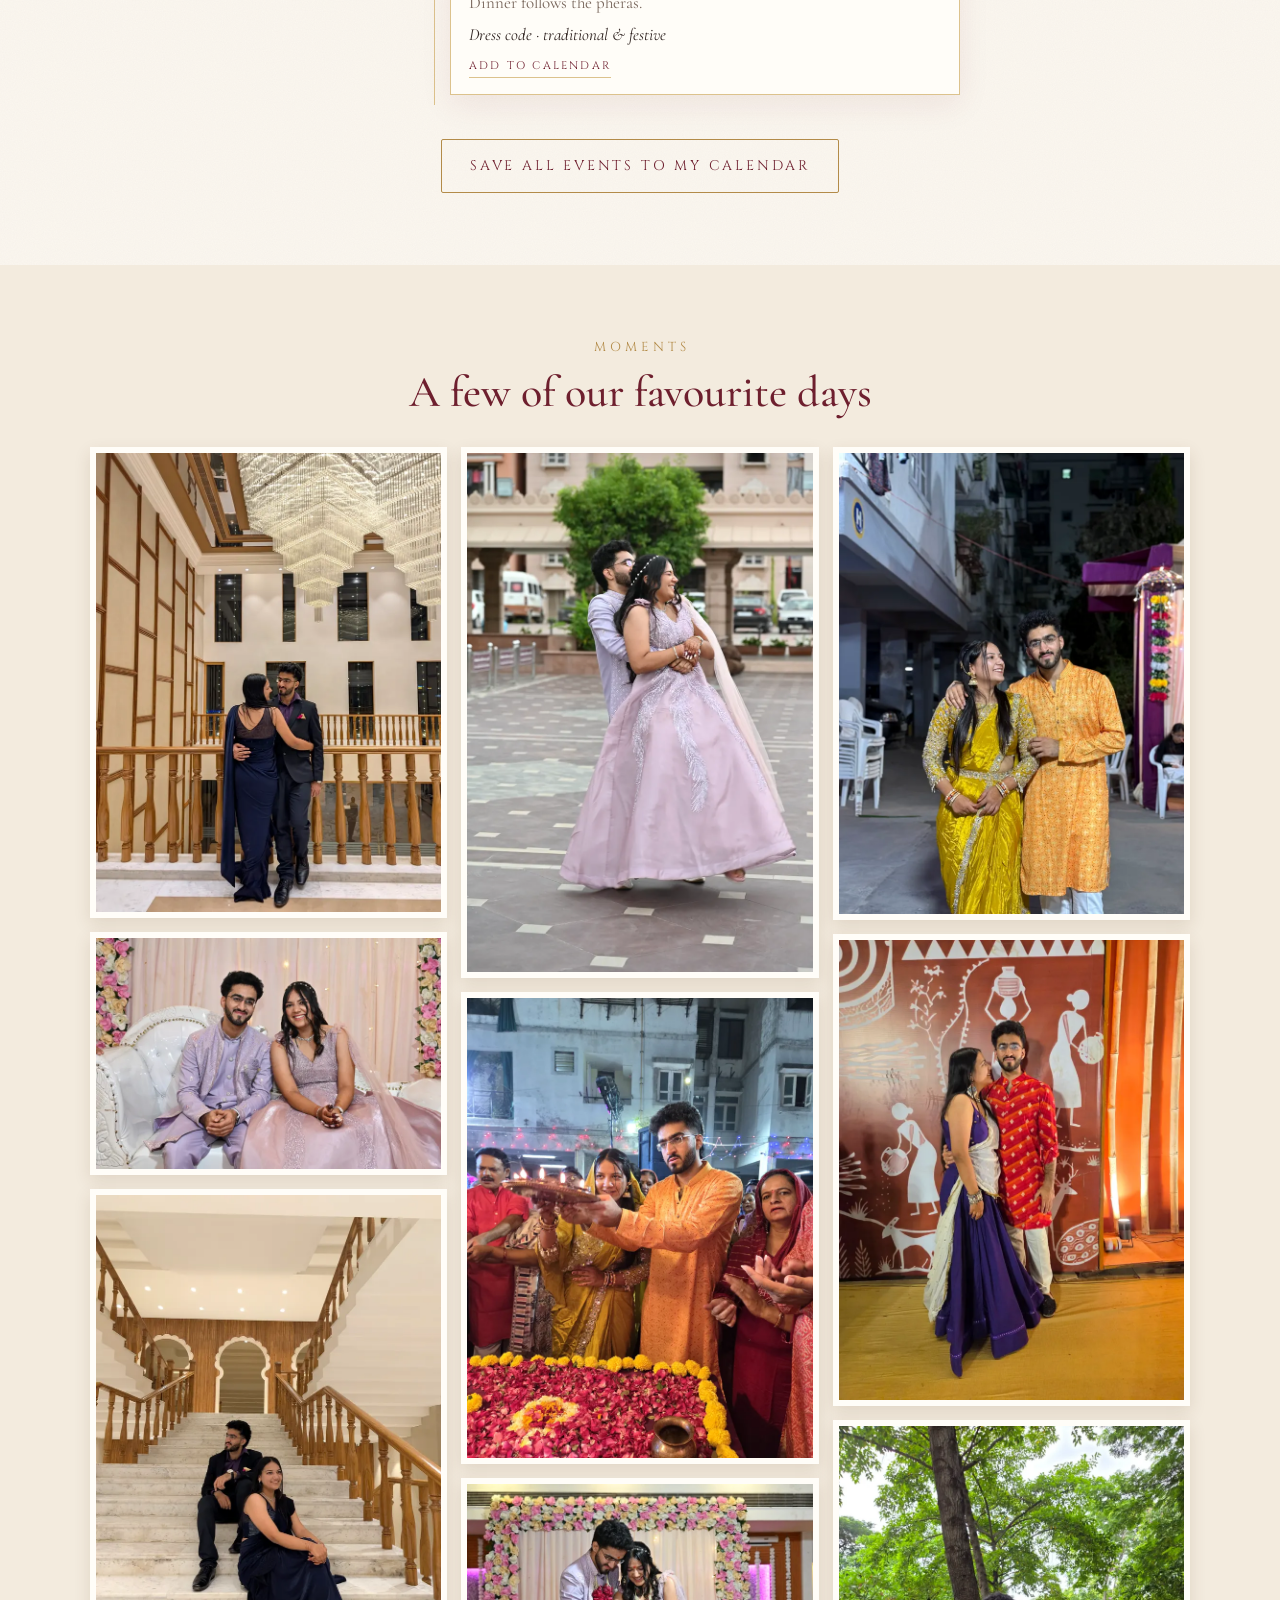
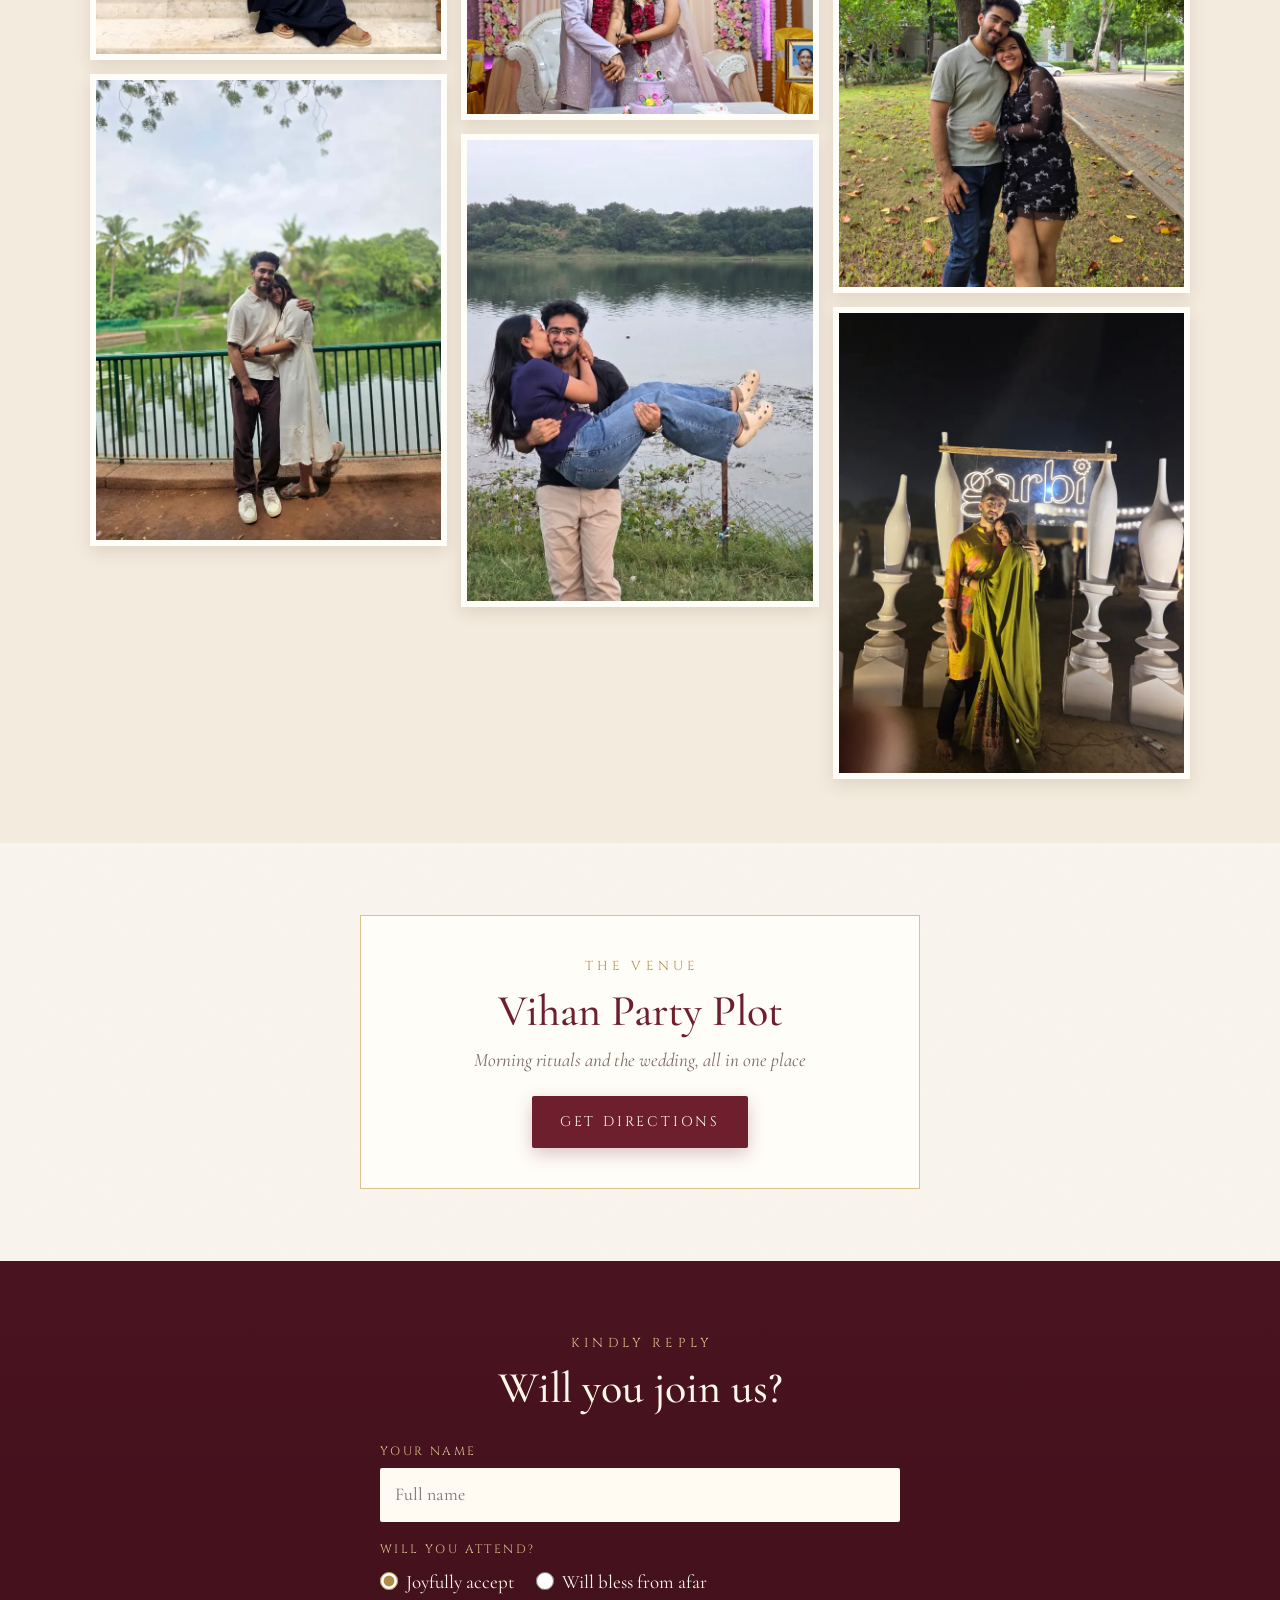
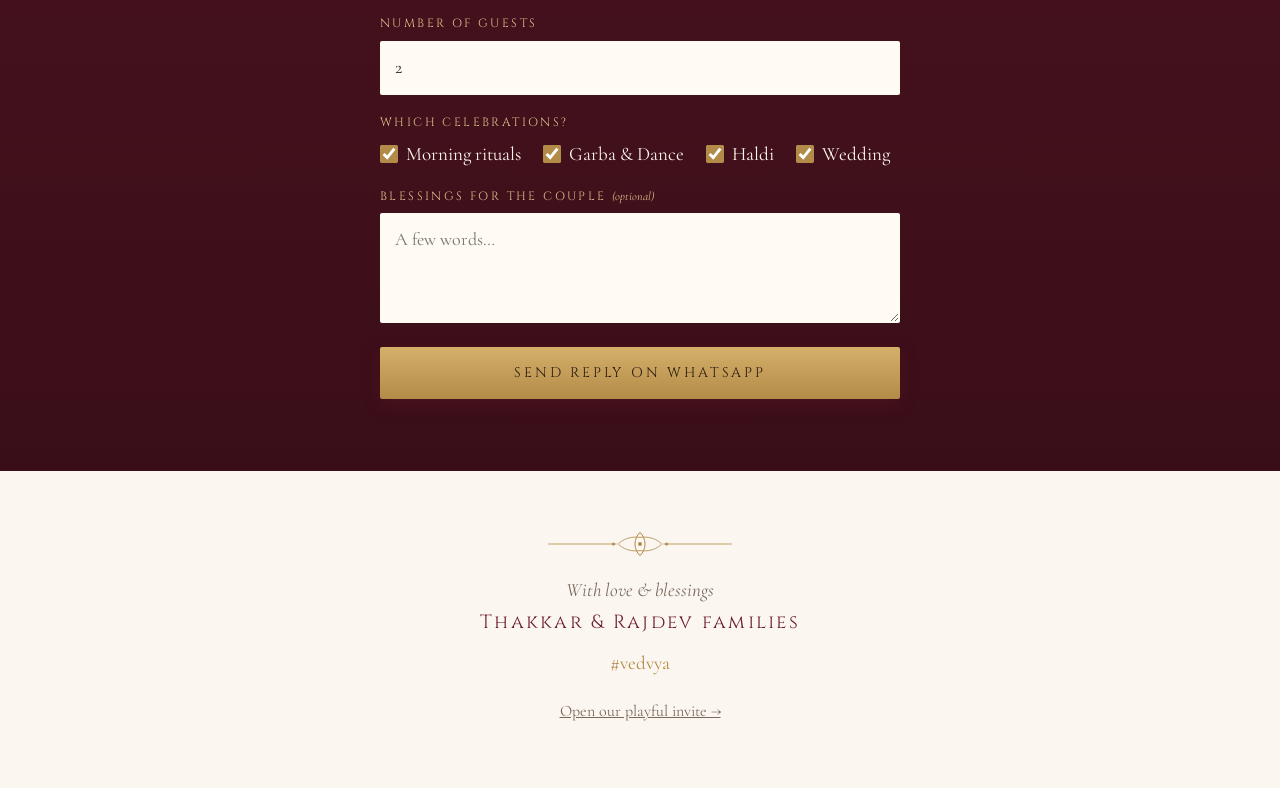
<file: docs/invitation/index.html>
<!doctype html>
<html lang="en">
<head>
<meta charset="utf-8">
<meta name="viewport" content="width=device-width, initial-scale=1, viewport-fit=cover">
<title>Vedanshi &amp; Bhavya · Wedding Invitation</title>
<meta name="description" content="With the blessings of our elders, the Thakkar and Rajdev families invite you to the wedding of Vedanshi &amp; Bhavya.">
<meta name="theme-color" content="#5a1724">
<meta name="color-scheme" content="light">
<meta property="og:type" content="website">
<meta property="og:title" content="Vedanshi &amp; Bhavya · Wedding Invitation">
<meta property="og:description" content="You are cordially invited. Tap to open your invitation.">
<meta property="og:image" content="https://vedanshithakkar.github.io/vedanshi-weds-bhavya/invitation/img/og.jpg">
<meta property="og:image:width" content="1200">
<meta property="og:image:height" content="630">
<meta property="og:url" content="https://vedanshithakkar.github.io/vedanshi-weds-bhavya/invitation/">
<meta name="twitter:card" content="summary_large_image">
<link rel="icon" href="../img/favicon.svg" type="image/svg+xml">
<link rel="preconnect" href="https://fonts.googleapis.com">
<link rel="preconnect" href="https://fonts.gstatic.com" crossorigin>
<link href="https://fonts.googleapis.com/css2?family=Cinzel:wght@500;600&family=Cormorant+Garamond:ital,wght@0,400;0,500;0,600;1,400;1,500&family=Pinyon+Script&family=Rasa:wght@400;500&display=swap" rel="stylesheet">
<link rel="stylesheet" href="style.css">
</head>
<body>

<!-- ============ Envelope ============ -->
<div class="intro" id="intro">
  <div class="intro-inner">
    <p class="gu intro-bless">॥ શ્રી ગણેશાય નમઃ ॥</p>
    <p class="intro-dear" id="dear" hidden>Dear <span id="dearName"></span>,</p>
    <p class="intro-line">You are cordially invited</p>

    <div class="envelope" id="envelope">
      <div class="env-back"></div>
      <div class="env-card">
        <span class="ec-small">The wedding of</span>
        <span class="ec-names">Vedanshi <i>&amp;</i> Bhavya</span>
      </div>
      <svg class="env-front" viewBox="0 0 400 270" preserveAspectRatio="none" aria-hidden="true">
        <path d="M0 0 L200 150 L400 0 V270 H0 Z" fill="#7a2434"/>
        <path d="M0 270 L170 128 M400 270 L230 128" stroke="#5f1a28" stroke-width="2" fill="none"/>
        <path d="M0 0 L200 150 L400 0" stroke="#c9a35a" stroke-width="1.6" fill="none"/>
        <rect x="10" y="10" width="380" height="250" fill="none" stroke="#c9a35a" stroke-width="1" stroke-opacity=".55"/>
      </svg>
      <div class="env-flap">
        <svg viewBox="0 0 400 170" preserveAspectRatio="none" aria-hidden="true">
          <path d="M0 0 H400 L200 160 Z" fill="#6a1d2c"/>
          <path d="M0 0 L200 160 L400 0" stroke="#c9a35a" stroke-width="1.6" fill="none"/>
        </svg>
      </div>
      <button class="seal" id="openBtn" type="button" aria-label="Open the invitation">
        <span>V<i>&amp;</i>B</span>
      </button>
    </div>

    <p class="intro-tap">Tap the seal to open</p>
  </div>
</div>

<main id="main">

  <!-- ============ Hero ============ -->
  <header class="hero">
    <picture>
      <source media="(min-width: 900px) and (orientation: landscape)" srcset="img/hero-wide.webp">
      <img class="hero-img" src="img/hero-900.webp" srcset="img/hero-900.webp 900w, img/hero-1600.webp 1600w" sizes="100vw"
           width="900" height="1200" alt="Vedanshi and Bhavya in a grand hall" fetchpriority="high">
    </picture>
    <div class="hero-text">
      <p class="eyebrow light">The wedding of</p>
      <h1 class="hero-names">Vedanshi <span>&amp;</span> Bhavya</h1>
      <div class="hero-rule" aria-hidden="true"></div>
      <p class="hero-date">Sunday · 28 February 2027</p>
      <p class="hero-venue">Vihan Party Plot</p>
    </div>
    <a class="scroll-cue" href="#invite" aria-label="Scroll to the invitation"><span></span></a>
  </header>

  <!-- ============ Invitation ============ -->
  <section id="invite" class="invite paper">
    <div class="card reveal">
      <svg class="ornament" viewBox="0 0 240 40" aria-hidden="true"><use href="#orn"/></svg>
      <p class="gu shloka">વક્રતુણ્ડ મહાકાય સૂર્યકોટિ સમપ્રભ ।<br>નિર્વિઘ્નં કુરુ મે દેવ સર્વકાર્યેષુ સર્વદા ॥</p>
      <p class="lead">With the divine blessings of Lord Ganesha<br>and the love of our elders,</p>
      <p class="families">the Thakkar &amp; Rajdev families</p>
      <p class="lead">request the pleasure of your company<br>at the wedding of their children</p>

      <div class="couple">
        <div class="person">
          <h2>Vedanshi</h2>
          <p>Thakkar family</p>
        </div>
        <div class="amp" aria-hidden="true">&amp;</div>
        <div class="person">
          <h2>Bhavya</h2>
          <p>Rajdev family</p>
        </div>
      </div>

      <div class="when">
        <div class="w-side"><span class="w-label">Sunday</span></div>
        <div class="w-mid"><span class="w-label">February</span><span class="w-day">28</span><span class="w-label">2027</span></div>
        <div class="w-side"><span class="w-label">Vihan Party Plot</span></div>
      </div>

      <p class="note">Your presence and blessings will make our day complete.</p>
      <svg class="ornament flip" viewBox="0 0 240 40" aria-hidden="true"><use href="#orn"/></svg>
    </div>
  </section>

  <!-- ============ Countdown ============ -->
  <section class="countdown">
    <p class="eyebrow light">Counting down to forever</p>
    <div class="cd" id="cd" role="timer" aria-live="off">
      <div><b id="cdD">--</b><span>Days</span></div>
      <div><b id="cdH">--</b><span>Hours</span></div>
      <div><b id="cdM">--</b><span>Minutes</span></div>
      <div><b id="cdS">--</b><span>Seconds</span></div>
    </div>
  </section>

  <!-- ============ Events ============ -->
  <section id="events" class="events paper">
    <p class="eyebrow">Wedding festivities</p>
    <h2 class="title">Sunday, 28 February 2027</h2>
    <p class="sub">All celebrations are at Vihan Party Plot</p>

    <ol class="ev-list">
      <li class="ev reveal" data-start="2027-02-28T08:30:00+05:30" data-end="2027-02-28T09:30:00+05:30" data-title="Ganesh Sthapana · Vedanshi & Bhavya">
        <div class="ev-time"><b>8:30</b><span>AM</span></div>
        <div class="ev-body">
          <p class="gu ev-gu">ગણેશ સ્થાપના</p>
          <h3>Ganesh Sthapana</h3>
          <p>We begin by inviting Lord Ganesha to bless every moment of the celebrations.</p>
          <a class="cal" href="#" target="_blank" rel="noopener">Add to calendar</a>
        </div>
      </li>
      <li class="ev reveal" data-start="2027-02-28T09:30:00+05:30" data-end="2027-02-28T10:30:00+05:30" data-title="Mandap Muhurat · Vedanshi & Bhavya">
        <div class="ev-time"><b>9:30</b><span>AM</span></div>
        <div class="ev-body">
          <p class="gu ev-gu">મંડપ મુહૂર્ત</p>
          <h3>Mandap Muhurat</h3>
          <p>The sacred mandap is blessed, where two families will soon become one.</p>
          <a class="cal" href="#" target="_blank" rel="noopener">Add to calendar</a>
        </div>
      </li>
      <li class="ev reveal" data-start="2027-02-28T10:30:00+05:30" data-end="2027-02-28T11:00:00+05:30" data-title="Garba & Dance · Vedanshi & Bhavya">
        <div class="ev-time"><b>10:30</b><span>AM</span></div>
        <div class="ev-body">
          <p class="gu ev-gu">ગરબા · ડાન્સ</p>
          <h3>Garba &amp; Dance</h3>
          <p>Dhol, garba and dancing together with family and friends.</p>
          <a class="cal" href="#" target="_blank" rel="noopener">Add to calendar</a>
        </div>
      </li>
      <li class="ev reveal" data-start="2027-02-28T11:00:00+05:30" data-end="2027-02-28T13:00:00+05:30" data-title="Haldi · Vedanshi & Bhavya">
        <div class="ev-time"><b>11:00</b><span>AM</span></div>
        <div class="ev-body">
          <p class="gu ev-gu">હલ્દી · પીઠી</p>
          <h3>Haldi</h3>
          <p>Turmeric, laughter and blessings from the whole family.</p>
          <a class="cal" href="#" target="_blank" rel="noopener">Add to calendar</a>
        </div>
      </li>
      <li class="ev ev-main reveal" data-start="2027-02-28T19:00:00+05:30" data-end="2027-02-28T23:30:00+05:30" data-title="Wedding of Vedanshi & Bhavya">
        <div class="ev-time"><b>7:00</b><span>PM</span></div>
        <div class="ev-body">
          <p class="gu ev-gu">શુભ લગ્ન</p>
          <h3>The Wedding</h3>
          <p>Under the stars, around the sacred fire, two hearts take seven vows. Dinner follows the pheras.</p>
          <p class="dress">Dress code · traditional &amp; festive</p>
          <a class="cal" href="#" target="_blank" rel="noopener">Add to calendar</a>
        </div>
      </li>
    </ol>
    <button class="btn ghost" id="allCal" type="button">Save all events to my calendar</button>
  </section>

  <!-- ============ Moments ============ -->
  <section class="moments">
    <p class="eyebrow">Moments</p>
    <h2 class="title">A few of our favourite days</h2>
    <div class="grid" id="grid">
      <button class="ph reveal" type="button" data-i="0"><img src="img/m-01.webp" width="720" height="957" loading="lazy" alt="Vedanshi and Bhavya in navy, in a grand hall"></button>
      <button class="ph reveal" type="button" data-i="1"><img src="img/m-04.webp" width="720" height="480" loading="lazy" alt="At the gol dhana ceremony"></button>
      <button class="ph reveal" type="button" data-i="2"><img src="img/m-02.webp" width="720" height="957" loading="lazy" alt="Sitting together on a marble staircase"></button>
      <button class="ph reveal" type="button" data-i="3"><img src="img/m-08.webp" width="720" height="960" loading="lazy" alt="By the lake"></button>
      <button class="ph reveal" type="button" data-i="4"><img src="img/m-03.webp" width="720" height="1081" loading="lazy" alt="Vedanshi in a lilac gown with Bhavya"></button>
      <button class="ph reveal" type="button" data-i="5"><img src="img/m-06.webp" width="720" height="960" loading="lazy" alt="The pooja with family"></button>
      <button class="ph reveal" type="button" data-i="6"><img src="img/m-05.webp" width="720" height="480" loading="lazy" alt="Cutting the cake at gol dhana"></button>
      <button class="ph reveal" type="button" data-i="7"><img src="img/m-09.webp" width="720" height="960" loading="lazy" alt="Bhavya carrying Vedanshi by the lake"></button>
      <button class="ph reveal" type="button" data-i="8"><img src="img/m-07.webp" width="720" height="960" loading="lazy" alt="Together at a family function"></button>
      <button class="ph reveal" type="button" data-i="9"><img src="img/m-10.webp" width="720" height="960" loading="lazy" alt="In front of a Warli art wall"></button>
      <button class="ph reveal" type="button" data-i="10"><img src="img/m-12.webp" width="720" height="960" loading="lazy" alt="A walk in the park"></button>
      <button class="ph reveal" type="button" data-i="11"><img src="img/m-11.webp" width="720" height="960" loading="lazy" alt="A garba night"></button>
    </div>
  </section>

  <dialog class="lightbox" id="lightbox" closedby="any" aria-label="Photo viewer">
    <form method="dialog"><button class="lb-close" aria-label="Close">×</button></form>
    <button class="lb-nav lb-prev" id="lbPrev" type="button" aria-label="Previous photo">‹</button>
    <figure>
      <img id="lbImg" alt="" fetchpriority="low">
      <figcaption id="lbCap"></figcaption>
    </figure>
    <button class="lb-nav lb-next" id="lbNext" type="button" aria-label="Next photo">›</button>
  </dialog>

  <!-- ============ Venue ============ -->
  <section class="venue paper">
    <div class="venue-card reveal">
      <p class="eyebrow">The venue</p>
      <h2 class="title">Vihan Party Plot</h2>
      <p class="sub" id="venueAddr">Morning rituals and the wedding, all in one place</p>
      <a class="btn" id="mapBtn" href="https://share.google/gQN76AYlFFuV5BoQN" target="_blank" rel="noopener">Get directions</a>
    </div>
  </section>

  <!-- ============ RSVP ============ -->
  <section class="rsvp">
    <p class="eyebrow light">Kindly reply</p>
    <h2 class="title light">Will you join us?</h2>
    <form class="rsvp-form reveal" id="rsvpForm">
      <label class="fld">
        <span>Your name</span>
        <input id="rsvpName" name="name" autocomplete="name" required placeholder="Full name">
      </label>
      <fieldset class="fld">
        <legend>Will you attend?</legend>
        <div class="choice">
          <label><input type="radio" name="attend" value="yes" checked> Joyfully accept</label>
          <label><input type="radio" name="attend" value="no"> Will bless from afar</label>
        </div>
      </fieldset>
      <label class="fld" id="countFld">
        <span>Number of guests</span>
        <input id="rsvpCount" name="count" type="number" min="1" max="20" value="2" inputmode="numeric">
      </label>
      <fieldset class="fld" id="whichFld">
        <legend>Which celebrations?</legend>
        <div class="choice">
          <label><input type="checkbox" name="ev" value="Morning rituals" checked> Morning rituals</label>
          <label><input type="checkbox" name="ev" value="Garba & Dance" checked> Garba &amp; Dance</label>
          <label><input type="checkbox" name="ev" value="Haldi" checked> Haldi</label>
          <label><input type="checkbox" name="ev" value="Wedding" checked> Wedding</label>
        </div>
      </fieldset>
      <label class="fld">
        <span>Blessings for the couple <em>(optional)</em></span>
        <textarea id="rsvpMsg" name="msg" rows="3" placeholder="A few words…"></textarea>
      </label>
      <button class="btn gold" type="submit">Send reply on WhatsApp</button>
    </form>
  </section>

  <footer class="foot">
    <svg class="ornament" viewBox="0 0 240 40" aria-hidden="true"><use href="#orn"/></svg>
    <p class="foot-with">With love &amp; blessings</p>
    <p class="foot-fam">Thakkar &amp; Rajdev families</p>
    <p class="foot-tag">#vedvya</p>
    <p class="foot-alt"><a href="../">Open our playful invite →</a></p>
  </footer>
</main>

<!-- shared ornament -->
<svg width="0" height="0" style="position:absolute" aria-hidden="true">
  <symbol id="orn" viewBox="0 0 240 40">
    <path d="M10 20 H92 M148 20 H230" stroke="currentColor" stroke-width="1"/>
    <path d="M120 6 C128 14 128 26 120 34 C112 26 112 14 120 6 Z" fill="none" stroke="currentColor" stroke-width="1.2"/>
    <path d="M120 12 C104 10 96 18 94 20 C96 22 104 30 120 28 M120 12 C136 10 144 18 146 20 C144 22 136 30 120 28" fill="none" stroke="currentColor" stroke-width="1"/>
    <circle cx="120" cy="20" r="2.4" fill="currentColor"/>
    <circle cx="88" cy="20" r="1.8" fill="currentColor"/><circle cx="152" cy="20" r="1.8" fill="currentColor"/>
  </symbol>
</svg>

<script src="app.js" defer></script>
</body>
</html>
</file>
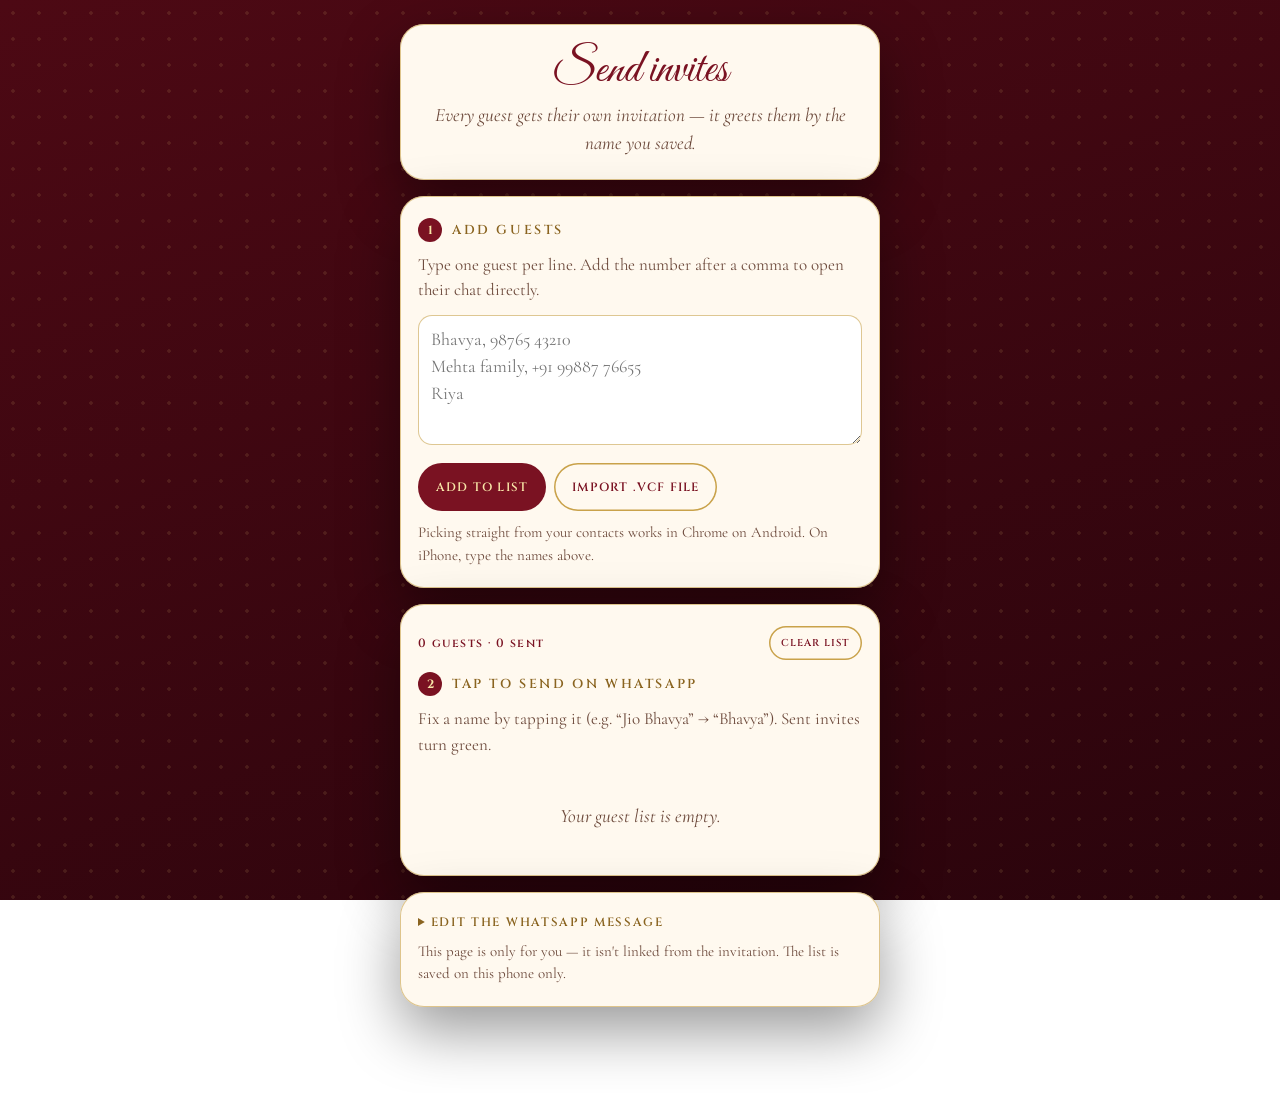
<file: docs/personalize.html>
<!doctype html>
<html lang="en">
<head>
  <meta charset="utf-8">
  <meta name="viewport" content="width=device-width, initial-scale=1, viewport-fit=cover">
  <meta name="robots" content="noindex">
  <title>Send invites</title>
  <meta name="theme-color" content="#4a0a14">
  <link rel="icon" href="img/favicon.svg" type="image/svg+xml">
  <link rel="preconnect" href="https://fonts.googleapis.com">
  <link rel="preconnect" href="https://fonts.gstatic.com" crossorigin>
  <link href="https://fonts.googleapis.com/css2?family=Cinzel:wght@500;600&family=Cormorant+Garamond:ital,wght@0,400;0,600;1,400&family=Great+Vibes&display=swap" rel="stylesheet">
  <style>
    :root { --maroon: #7a1222; --maroon-deep: #3a0610; --gold: #c9a24a; --gold-deep: #8a6420; --gold-light: #f8e6a8; --ivory: #fff9ef; --ink: #3b1d14; --soft: #6d4a3c; --wa: #1fa855; }
    * { box-sizing: border-box; }
    body {
      margin: 0; min-height: 100svh; color: var(--ink);
      font: 19px/1.5 "Cormorant Garamond", Georgia, serif;
      background: radial-gradient(rgba(232, 200, 115, .12) 1.5px, transparent 2px) 0 0 / 26px 26px, linear-gradient(160deg, #4d0914, #2a040c);
      background-attachment: fixed;
      padding: 24px 12px 70px;
    }
    .card { max-width: 480px; margin: 0 auto 16px; background: var(--ivory); border-radius: 24px; padding: 22px 18px; box-shadow: 0 24px 60px rgba(0, 0, 0, .4), inset 0 0 0 1px rgba(201, 162, 74, .6); }
    h1 { font: 400 46px/1.1 "Great Vibes", cursive; color: var(--maroon); text-align: center; margin: 0; }
    .sub { text-align: center; font-style: italic; margin: 4px 0 0; color: var(--soft); }
    h2 { font: 600 13px "Cinzel", serif; letter-spacing: .2em; text-transform: uppercase; color: var(--gold-deep); margin: 0 0 10px; display: flex; align-items: center; gap: 10px; }
    h2 b { display: grid; place-items: center; width: 24px; height: 24px; border-radius: 50%; background: var(--maroon); color: var(--gold-light); font-size: 12px; letter-spacing: 0; }
    p.help { margin: 0 0 12px; color: var(--soft); font-size: 17px; }
    input, textarea { font: inherit; font-size: 18px; color: var(--ink); width: 100%; border: 1.5px solid rgba(201, 162, 74, .6); border-radius: 14px; padding: 10px 12px; background: #fff; }
    textarea { resize: vertical; }
    input:focus-visible, textarea:focus-visible, button:focus-visible, a:focus-visible { outline: 2px solid var(--maroon); outline-offset: 2px; }
    button, .btn { display: inline-flex; align-items: center; justify-content: center; gap: 8px; min-height: 48px; padding: 0 18px; border-radius: 999px; border: 0; cursor: pointer; text-decoration: none; font: 600 12px "Cinzel", serif; letter-spacing: .1em; text-transform: uppercase; background: var(--maroon); color: var(--gold-light); }
    .ghost { background: transparent; color: var(--maroon); box-shadow: inset 0 0 0 1.5px var(--gold); }
    .wide { width: 100%; }
    .big { min-height: 56px; font-size: 13px; }
    .row { display: flex; gap: 8px; flex-wrap: wrap; }
    .or { text-align: center; font-family: "Cinzel", serif; font-size: 11px; letter-spacing: .3em; color: var(--gold-deep); margin: 14px 0; }
    .note { font-size: 15px; color: var(--soft); margin: 10px 0 0; }
    .stats { display: flex; justify-content: space-between; align-items: center; margin: 0 0 12px; font: 600 12px "Cinzel", serif; letter-spacing: .12em; color: var(--maroon); }
    .stats button { min-height: 34px; padding: 0 12px; font-size: 10px; }
    ul { list-style: none; padding: 0; margin: 0; display: grid; gap: 10px; }
    li.guest { background: #fff; border-radius: 16px; padding: 10px; box-shadow: inset 0 0 0 1px rgba(201, 162, 74, .5); display: grid; grid-template-columns: 1fr auto; gap: 6px 8px; align-items: center; }
    li.guest.sent { background: #f1fbf4; box-shadow: inset 0 0 0 1.5px rgba(31, 168, 85, .55); }
    li.guest input { border: 0; padding: 4px 6px; font-size: 20px; font-weight: 600; background: transparent; border-radius: 8px; }
    li.guest input:hover { background: var(--ivory); }
    li.guest .num { grid-column: 1; font-size: 14px; color: var(--soft); padding-left: 6px; }
    li.guest .acts { grid-column: 2; grid-row: 1 / span 2; display: flex; gap: 6px; }
    li.guest .send { background: var(--wa); color: #fff; min-height: 44px; padding: 0 14px; }
    li.guest.sent .send { background: #fff; color: #128c4a; box-shadow: inset 0 0 0 1.5px var(--wa); }
    li.guest .x { background: transparent; color: var(--soft); min-height: 44px; width: 36px; padding: 0; font-size: 20px; }
    .empty { text-align: center; color: var(--soft); font-style: italic; padding: 14px 0 4px; }
    details summary { cursor: pointer; font: 600 12px "Cinzel", serif; letter-spacing: .14em; text-transform: uppercase; color: var(--gold-deep); }
    details textarea { margin-top: 10px; min-height: 230px; font-size: 16px; }
    .toast { position: fixed; left: 50%; bottom: 24px; translate: -50% 0; background: var(--maroon-deep); color: var(--gold-light); padding: 10px 20px; border-radius: 99px; opacity: 0; transition: .3s; pointer-events: none; z-index: 9; }
    .toast.show { opacity: 1; }
    [hidden] { display: none !important; }
  </style>
</head>
<body>
  <main>
    <section class="card">
      <h1>Send invites</h1>
      <p class="sub">Every guest gets their own invitation — it greets them by the name you saved.</p>
    </section>

    <section class="card">
      <h2><b>1</b> Add guests</h2>
      <div id="pickBox" hidden>
        <button type="button" class="wide big" id="pick">📇 Pick from my phone contacts</button>
        <p class="note">Your phone asks which contacts to share. Their saved name and number come in — nothing leaves your phone.</p>
        <p class="or">— or —</p>
      </div>
      <p class="help">Type one guest per line. Add the number after a comma to open their chat directly.</p>
      <textarea id="paste" rows="4" placeholder="Bhavya, 98765 43210&#10;Mehta family, +91 99887 76655&#10;Riya"></textarea>
      <div class="row" style="margin-top:10px">
        <button type="button" id="addPasted">Add to list</button>
        <label class="btn ghost" style="cursor:pointer" for="vcf">Import .vcf file</label>
        <input type="file" id="vcf" accept=".vcf,text/vcard,text/x-vcard" hidden>
      </div>
      <p class="note" id="pickNote"></p>
    </section>

    <section class="card">
      <div class="stats"><span id="stats">0 guests</span><button type="button" class="ghost" id="clear">Clear list</button></div>
      <h2><b>2</b> Tap to send on WhatsApp</h2>
      <p class="help">Fix a name by tapping it (e.g. “Jio Bhavya” → “Bhavya”). Sent invites turn green.</p>
      <ul id="list"></ul>
      <p class="empty" id="empty">Your guest list is empty.</p>
    </section>

    <section class="card">
      <details>
        <summary>Edit the WhatsApp message</summary>
        <p class="note">{name} becomes the guest's name and {link} their personal invitation link.</p>
        <textarea id="msg"></textarea>
        <div class="row" style="margin-top:10px"><button type="button" class="ghost" id="resetMsg">Reset message</button></div>
      </details>
      <p class="note">This page is only for you — it isn't linked from the invitation. The list is saved on this phone only.</p>
    </section>
  </main>
  <div class="toast" id="toast" role="status" aria-live="polite"></div>

  <script>
    const base = new URL('./', location.href).href;
    const $ = id => document.getElementById(id);
    const DEFAULT_MSG = `🙏 Dear {name},

With the blessings of our elders, we joyfully invite you to celebrate the wedding of

✨ Vedanshi & Bhavya ✨
Sunday, 28 February 2027

Morning: Ganesh Sthapana · Mandap Muhurat · Garba & Dance · Haldi
Night: Shubh Lagna 💛

Your personal invitation 👇
{link}`;

    // ---------- storage (this phone only) ----------
    const KEY = 'vb-guests', MKEY = 'vb-msg';
    const load = (k, d) => { try { return JSON.parse(localStorage.getItem(k)) ?? d; } catch { return d; } };
    const save = (k, v) => { try { localStorage.setItem(k, JSON.stringify(v)); } catch { /* private mode */ } };
    let guests = load(KEY, []);
    // older version kept only names
    load('vb-recent', []).forEach(n => { if (!guests.some(g => g.name === n)) guests.push({ name: n, tel: '', sent: false }); });
    $('msg').value = load(MKEY, DEFAULT_MSG);

    // ---------- helpers ----------
    // WhatsApp wants the full international number, digits only. Indian 10-digit numbers get 91 in front.
    const waNumber = tel => {
      let d = String(tel || '').replace(/\D/g, '');
      if (d.startsWith('00')) d = d.slice(2);
      if (d.length === 11 && d.startsWith('0')) d = d.slice(1);
      if (d.length === 10) d = '91' + d;
      return d.length >= 11 ? d : '';
    };
    const cleanName = n => String(n || '').replace(/\s+/g, ' ').trim().slice(0, 60);
    const linkFor = name => `${base}?to=${encodeURIComponent(name)}`;
    const message = g => $('msg').value.replaceAll('{name}', g.name).replaceAll('{link}', linkFor(g.name));
    const toast = t => { const el = $('toast'); el.textContent = t; el.classList.add('show'); clearTimeout(toast.t); toast.t = setTimeout(() => el.classList.remove('show'), 2200); };

    function add(list) {
      let added = 0;
      for (const { name, tel } of list) {
        const n = cleanName(name);
        if (!n) continue;
        const w = waNumber(tel);
        if (guests.some(g => (w && g.tel === w) || (!w && g.name === n))) continue;
        guests.push({ name: n, tel: w, sent: false });
        added++;
      }
      save(KEY, guests); render();
      toast(added ? `Added ${added} guest${added > 1 ? 's' : ''} ✨` : 'Already in your list');
    }

    // ---------- render list ----------
    function render() {
      const ul = $('list');
      ul.innerHTML = '';
      guests.forEach((g, i) => {
        const li = document.createElement('li');
        li.className = 'guest' + (g.sent ? ' sent' : '');
        const name = document.createElement('input');
        name.value = g.name; name.setAttribute('aria-label', 'Guest name');
        name.addEventListener('change', () => { g.name = cleanName(name.value) || g.name; name.value = g.name; save(KEY, guests); });
        const num = document.createElement('span');
        num.className = 'num';
        num.textContent = g.tel ? '+' + g.tel : 'no number — you pick the chat';
        const acts = document.createElement('div'); acts.className = 'acts';
        const send = document.createElement('a');
        send.className = 'btn send'; send.target = '_blank'; send.rel = 'noopener';
        send.textContent = g.sent ? 'Sent ✓' : 'Send';
        send.href = `https://wa.me/${g.tel}?text=${encodeURIComponent(message(g))}`;
        send.addEventListener('click', () => {
          send.href = `https://wa.me/${g.tel}?text=${encodeURIComponent(message(g))}`;
          g.sent = true; save(KEY, guests);
          setTimeout(render, 400);
        });
        const x = document.createElement('button');
        x.type = 'button'; x.className = 'x'; x.textContent = '×'; x.setAttribute('aria-label', `Remove ${g.name}`);
        x.addEventListener('click', () => { guests.splice(i, 1); save(KEY, guests); render(); });
        acts.append(send, x);
        li.append(name, num, acts);
        ul.append(li);
      });
      const sent = guests.filter(g => g.sent).length;
      $('stats').textContent = `${guests.length} guest${guests.length === 1 ? '' : 's'} · ${sent} sent`;
      $('empty').hidden = guests.length > 0;
    }

    // ---------- 1a. phone contacts (Chrome on Android) ----------
    const canPick = 'contacts' in navigator && 'ContactsManager' in window;
    if (canPick) {
      $('pickBox').hidden = false;
      $('pick').addEventListener('click', async () => {
        try {
          const picked = await navigator.contacts.select(['name', 'tel'], { multiple: true });
          add(picked.map(c => ({ name: (c.name || [])[0], tel: (c.tel || [])[0] })));
        } catch { toast('Contacts were not shared'); }
      });
    } else {
      $('pickNote').textContent = 'Picking straight from your contacts works in Chrome on Android. On iPhone, type the names above.';
    }

    // ---------- 1b. typed / pasted list ----------
    $('addPasted').addEventListener('click', () => {
      const rows = $('paste').value.split('\n').map(line => {
        const m = line.match(/^(.*?)[,;\t]\s*([+\d][\d\s\-()]{6,})\s*$/);
        return m ? { name: m[1], tel: m[2] } : { name: line, tel: '' };
      });
      add(rows);
      $('paste').value = '';
    });

    // ---------- 1c. .vcf contacts file ----------
    $('vcf').addEventListener('change', async e => {
      const file = e.target.files[0];
      if (!file) return;
      const text = (await file.text()).replace(/\r?\n[ \t]/g, '');
      const cards = text.split(/BEGIN:VCARD/i).slice(1).map(card => ({
        name: ((card.match(/^FN[^:]*:(.*)$/im) || [])[1] || '').trim(),
        tel: ((card.match(/^TEL[^:]*:(.*)$/im) || [])[1] || '').trim(),
      }));
      add(cards);
      e.target.value = '';
    });

    $('clear').addEventListener('click', () => {
      if (!guests.length || !confirm('Remove everyone from this list?')) return;
      guests = []; save(KEY, guests); render();
    });
    $('msg').addEventListener('input', () => save(MKEY, $('msg').value));
    $('msg').addEventListener('change', render);
    $('resetMsg').addEventListener('click', () => { $('msg').value = DEFAULT_MSG; save(MKEY, DEFAULT_MSG); toast('Message reset'); });

    render();
  </script>
</body>
</html>
</file>
<file: docs/style.css>
/* =========================================================
   Vedanshi & Bhavya — wedding invitation
   Mobile-first; on larger screens the site sits in a
   phone-width column over a royal backdrop.
   ========================================================= */

:root {
  --maroon: #7a1222;
  --maroon-2: #5a0b18;
  --maroon-deep: #3a0610;
  --gold: #c9a24a;
  --gold-2: #e8c873;
  --gold-light: #f8e6a8;
  --gold-deep: #8a6420;
  --ivory: #fff9ef;
  --cream: #fbf0dc;
  --ink: #3b1d14;
  --ink-soft: #6d4a3c;
  --marigold: #f29f05;
  --rose: #c2185b;
  --night: #0d0f30;
  --col: 480px;
  --serif: "Cormorant Garamond", Georgia, serif;
  --script: "Great Vibes", "Brush Script MT", cursive;
  --caps: "Cinzel", "Trajan Pro", Georgia, serif;
  --gu: "Noto Serif Gujarati", "Shruti", serif;
  --ease: cubic-bezier(.2, .7, .2, 1);
}

*, *::before, *::after { box-sizing: border-box; }
html { scroll-behavior: smooth; -webkit-text-size-adjust: 100%; }
body {
  margin: 0;
  color: var(--ink);
  font-family: var(--serif);
  font-size: 19px;
  line-height: 1.5;
  background:
    radial-gradient(circle at 50% 0%, rgba(201, 162, 74, .18), transparent 60%),
    radial-gradient(rgba(232, 200, 115, .12) 1.5px, transparent 2px) 0 0 / 26px 26px,
    linear-gradient(160deg, #4d0914, #2a040c);
  background-attachment: fixed;
  min-height: 100svh;
}
body.locked { overflow: hidden; }
img { display: block; max-width: 100%; }
button { font: inherit; color: inherit; cursor: pointer; }
.gu { font-family: var(--gu); }
svg { overflow: visible; }

.stage {
  position: relative;
  max-width: var(--col);
  margin: 0 auto;
  background: var(--ivory);
  overflow-x: clip;
  box-shadow: 0 0 0 1px rgba(232, 200, 115, .35), 0 30px 80px rgba(0, 0, 0, .55);
}

/* ---------- gold foil text ---------- */
.gold-text {
  background: linear-gradient(100deg, var(--gold-deep) 0%, var(--gold) 18%, #fff3c4 32%, var(--gold-2) 42%, var(--gold-deep) 62%, var(--gold) 80%, #fff3c4 92%, var(--gold-deep) 100%);
  background-size: 300% 100%;
  -webkit-background-clip: text;
  background-clip: text;
  color: transparent;
  animation: shimmer 7s linear infinite;
}
@keyframes shimmer { from { background-position: 0% 50%; } to { background-position: 300% 50%; } }

/* =========================================================
   COVER — palace doors
   ========================================================= */
.gate {
  position: fixed;
  inset: 0;
  left: 50%;
  width: min(100%, var(--col));
  translate: -50% 0;
  z-index: 60;
  perspective: 1800px;
  display: grid;
  place-items: center;
  overflow: hidden;
  transition: visibility 0s linear 2.4s;
}
.gate.open { visibility: hidden; pointer-events: none; }
.door {
  position: absolute;
  top: 0; bottom: 0;
  width: 50.5%;
  background:
    radial-gradient(circle, rgba(248, 230, 168, .22) 1.6px, transparent 2.2px) 0 0 / 22px 22px,
    radial-gradient(ellipse at 50% 35%, #8f1a2b, #5c0b19 70%, #3d0610);
  transition: transform 2s cubic-bezier(.65, 0, .25, 1) .35s, filter 2s ease .35s;
  backface-visibility: hidden;
  box-shadow: inset 0 0 60px rgba(0, 0, 0, .55);
}
.door-l { left: 0; transform-origin: 0 50%; }
.door-r { right: 0; transform-origin: 100% 50%; }
.gate.open .door-l { transform: rotateY(-108deg); filter: brightness(.55); }
.gate.open .door-r { transform: rotateY(108deg); filter: brightness(.55); }

/* carved panel with arch top */
.door-panel {
  position: absolute;
  inset: 26px 16px 26px 16px;
  border: 2px solid rgba(232, 200, 115, .75);
  border-radius: 200px 200px 6px 6px / 120px 120px 6px 6px;
  box-shadow: inset 0 0 0 6px rgba(58, 6, 16, .6), inset 0 0 0 7px rgba(232, 200, 115, .45), 0 0 0 5px rgba(58, 6, 16, .4), 0 0 0 6px rgba(232, 200, 115, .35);
}
.door-panel::after {
  content: "";
  position: absolute;
  inset: 22% 18% 10% 18%;
  border: 1px solid rgba(232, 200, 115, .35);
  border-radius: 200px 200px 4px 4px / 90px 90px 4px 4px;
  background:
    repeating-linear-gradient(45deg, rgba(232, 200, 115, .07) 0 2px, transparent 2px 14px),
    repeating-linear-gradient(-45deg, rgba(232, 200, 115, .07) 0 2px, transparent 2px 14px);
}
.door-l::after, .door-r::before {
  content: "";
  position: absolute;
  top: 0; bottom: 0;
  width: 6px;
  background: linear-gradient(var(--gold-deep), var(--gold-light), var(--gold-deep));
}
.door-l::after { right: 0; }
.door-r::before { left: 0; }
.knocker {
  position: absolute;
  top: 54%;
  width: 26px; height: 26px;
  border-radius: 50%;
  border: 3px solid var(--gold-2);
  box-shadow: 0 2px 6px rgba(0, 0, 0, .5), inset 0 0 4px rgba(0, 0, 0, .4);
}
.door-l .knocker { right: 18px; }
.door-r .knocker { left: 18px; }

.gate-content {
  position: relative;
  z-index: 2;
  text-align: center;
  color: var(--gold-light);
  padding: 24px;
  transition: opacity .6s ease, transform .8s var(--ease);
}
.gate-content::before { /* soft dark glow so the gold text reads over the carved doors */
  content: "";
  position: absolute;
  inset: -10% -20%;
  z-index: -1;
  background: radial-gradient(closest-side, rgba(45, 4, 12, .88), rgba(45, 4, 12, .6) 60%, transparent);
}
.gate.open .gate-content { opacity: 0; transform: scale(.94); }
.gate-shree { font-size: 15px; letter-spacing: .04em; margin: 0 0 22px; color: var(--gold-2); }
.gate-dear {
  font-family: var(--script);
  font-size: 34px;
  margin: 0 0 4px;
  color: #fff3c4;
  text-shadow: 0 2px 12px rgba(0, 0, 0, .5);
}
.gate-kicker { font-style: italic; margin: 0; font-size: 18px; color: rgba(255, 243, 196, .85); }
.gate-names {
  font-family: var(--script);
  font-weight: 400;
  font-size: clamp(54px, 16vw, 74px);
  line-height: 1.05;
  margin: 10px 0 26px;
  display: flex;
  flex-direction: column;
  align-items: center;
}
.gate-names span { padding: 0 .4em .14em; filter: drop-shadow(0 3px 10px rgba(0, 0, 0, .45)); }
.gate-names small { font-size: .45em; color: var(--gold-2); line-height: 1; }

.seal {
  position: relative;
  width: 104px; height: 104px;
  border: 0;
  border-radius: 50%;
  margin: 0 auto;
  display: grid;
  place-items: center;
  background: radial-gradient(circle at 34% 30%, #e0464f, #a3121f 55%, #6a0812);
  box-shadow: 0 10px 28px rgba(0, 0, 0, .55), inset 0 -6px 12px rgba(0, 0, 0, .35), inset 0 4px 8px rgba(255, 255, 255, .25);
  animation: sealPulse 2.4s ease-in-out infinite;
  transition: transform .6s var(--ease), opacity .5s ease;
}
.seal::before { /* wax drips */
  content: "";
  position: absolute;
  inset: -7px;
  border-radius: 46% 54% 50% 50% / 52% 46% 54% 48%;
  background: radial-gradient(circle at 40% 30%, #c22631, #7b0b16);
  z-index: -1;
}
.seal::after {
  content: "";
  position: absolute;
  inset: 9px;
  border-radius: 50%;
  border: 2px dashed rgba(248, 230, 168, .7);
}
.seal-mono { font-family: var(--script); font-size: 40px; color: var(--gold-light); text-shadow: 0 1px 0 rgba(0, 0, 0, .4); }
.seal-mono i { font-style: normal; font-size: .6em; margin: 0 1px; }
.seal:focus-visible { outline: 3px solid var(--gold-light); outline-offset: 6px; }
.gate.open .seal { transform: scale(1.5); opacity: 0; }
@keyframes sealPulse {
  0%, 100% { box-shadow: 0 10px 28px rgba(0, 0, 0, .55), 0 0 0 0 rgba(248, 230, 168, .5), inset 0 -6px 12px rgba(0, 0, 0, .35), inset 0 4px 8px rgba(255, 255, 255, .25); }
  50% { box-shadow: 0 10px 28px rgba(0, 0, 0, .55), 0 0 0 16px rgba(248, 230, 168, 0), inset 0 -6px 12px rgba(0, 0, 0, .35), inset 0 4px 8px rgba(255, 255, 255, .25); }
}
.gate-hint { margin: 22px 0 0; font-family: var(--caps); font-size: 12px; letter-spacing: .3em; text-transform: uppercase; color: rgba(248, 230, 168, .75); animation: blink 2.4s ease-in-out infinite; }
@keyframes blink { 50% { opacity: .35; } }

/* =========================================================
   Petals canvas
   ========================================================= */
#petals {
  position: fixed;
  top: 0;
  left: 50%;
  translate: -50% 0;
  width: min(100%, var(--col));
  height: 100%;
  pointer-events: none;
  z-index: 70;
}

/* =========================================================
   Shared section pieces
   ========================================================= */
section { position: relative; padding: 76px 26px; text-align: center; }
.eyebrow {
  font-family: var(--caps);
  font-size: 13px;
  letter-spacing: .35em;
  text-transform: uppercase;
  color: var(--gold-deep);
  margin: 0 0 8px;
}
.title {
  font-family: var(--script);
  font-weight: 400;
  font-size: clamp(42px, 12vw, 54px);
  line-height: 1.05;
  color: var(--maroon);
  margin: 0 0 18px;
}
.title .gu { font-family: var(--gu); font-size: .62em; color: var(--gold-deep); }
.lead { font-size: 20px; color: var(--ink-soft); margin: 0 auto 18px; max-width: 34ch; text-wrap: balance; }
.title, .ev-desc { text-wrap: balance; }
.lead.small { font-size: 18px; }
.lead em { color: var(--maroon); }
.lead strong { color: var(--maroon); font-weight: 600; }

.ornament {
  width: 210px; height: 26px;
  margin: 0 auto 26px;
  background:
    radial-gradient(circle, var(--gold) 3px, transparent 3.5px) center / 26px 26px no-repeat,
    linear-gradient(90deg, transparent, var(--gold) 30%, transparent 46%, transparent 54%, var(--gold) 70%, transparent) center / 100% 1px no-repeat;
  position: relative;
}
.ornament::before, .ornament::after {
  content: "";
  position: absolute;
  top: 50%;
  width: 9px; height: 9px;
  border: 1px solid var(--gold);
  rotate: 45deg;
  translate: 0 -50%;
}
.ornament::before { left: 34%; }
.ornament::after { right: 34%; }
.ornament.light { filter: brightness(1.4); }

.btn {
  display: inline-flex;
  align-items: center;
  justify-content: center;
  gap: 10px;
  min-height: 52px;
  padding: 12px 24px;
  border-radius: 999px;
  border: 0;
  background: linear-gradient(135deg, var(--maroon), var(--maroon-2));
  color: var(--gold-light);
  font-family: var(--caps);
  font-size: 13px;
  letter-spacing: .14em;
  text-transform: uppercase;
  text-decoration: none;
  box-shadow: 0 8px 22px rgba(122, 18, 34, .3), inset 0 0 0 1px rgba(248, 230, 168, .35);
  transition: transform .2s var(--ease), box-shadow .2s;
}
.btn:active { transform: scale(.97); }
.btn svg { width: 20px; height: 20px; fill: none; stroke: currentColor; stroke-width: 1.7; stroke-linecap: round; stroke-linejoin: round; }
.btn.ghost { background: transparent; color: var(--maroon); box-shadow: inset 0 0 0 1.5px var(--gold); }
.btn.gold { background: linear-gradient(135deg, var(--gold-2), var(--gold) 50%, var(--gold-deep)); color: var(--maroon-deep); box-shadow: 0 10px 26px rgba(0, 0, 0, .35); }
.btn[hidden] { display: none; }

/* Reveal on scroll — native scroll-driven where supported, IntersectionObserver fallback in app.js */
@keyframes rise { from { opacity: 0; transform: translateY(38px) scale(.97); } }
@media (prefers-reduced-motion: no-preference) {
  @supports ((animation-timeline: view()) and (animation-range: entry)) {
    .reveal {
      animation: rise auto linear both;
      animation-timeline: view();
      animation-range: entry 0% entry 75%;
    }
  }
}
html.io-reveal .reveal { opacity: 0; transform: translateY(38px) scale(.97); transition: opacity 1s ease, transform 1s var(--ease); }
html.io-reveal .reveal.in { opacity: 1; transform: none; }

/* =========================================================
   HERO
   ========================================================= */
.hero {
  padding: 120px 22px 40px;
  min-height: 100svh;
  background:
    radial-gradient(ellipse 90% 50% at 50% 0%, #fff 0%, transparent 70%),
    radial-gradient(rgba(201, 162, 74, .13) 1.2px, transparent 1.6px) 0 0 / 18px 18px,
    linear-gradient(180deg, var(--ivory), var(--cream));
}
.toran { position: absolute; top: 0; left: 0; right: 0; z-index: 3; pointer-events: none; }
.toran svg { width: 100%; height: auto; display: block; }
.toran .strand { transform-box: fill-box; transform-origin: 50% 0; animation: swing 4s ease-in-out infinite; }
@keyframes swing { 0%, 100% { rotate: -4deg; } 50% { rotate: 4deg; } }

.kalash { width: 50px; height: 56px; margin: 0 auto 4px; }
.kalash svg { width: 100%; height: 100%; }
.shree { font-size: 15px; color: var(--maroon); margin: 0 0 14px; }
.kicker { font-style: italic; font-size: 19px; color: var(--ink-soft); margin: 0; }

.names { margin: 4px 0 18px; font-weight: 400; display: flex; flex-direction: column; align-items: center; }
/* script swashes spill past the glyph box, and background-clip:text cuts them off without extra padding */
.name { font-family: var(--script); font-size: clamp(60px, 18vw, 86px); line-height: 1.02; padding: 0 .4em .14em; margin-inline: -.3em; }
.weds {
  display: flex; align-items: center; gap: 14px;
  font-family: var(--caps); font-size: 14px; letter-spacing: .4em; text-transform: uppercase;
  color: var(--maroon); margin: -6px 0 -2px; padding-left: .4em;
}
.weds i { width: 46px; height: 1px; background: linear-gradient(90deg, transparent, var(--gold)); }
.weds i:last-child { transform: scaleX(-1); }

/* arch photo frame */
.arch { position: relative; width: 76%; margin: 18px auto 30px; aspect-ratio: 3 / 4; }
.arch-frame {
  position: absolute; inset: 0;
  border-radius: 999px 999px 18px 18px / 46% 46% 18px 18px;
  overflow: hidden;
  border: 3px solid var(--gold);
  box-shadow: 0 0 0 6px var(--ivory), 0 0 0 7px var(--gold-2), 0 24px 50px rgba(90, 11, 24, .35);
  background: var(--cream);
  z-index: 1;
}
.arch-frame img { width: 100%; height: 100%; object-fit: cover; transform-origin: 50% 78%; animation: kenburns 18s ease-in-out infinite alternate; }
@keyframes kenburns { from { transform: scale(1.02); } to { transform: scale(1.1); } }
.mandala { position: absolute; inset: -22% -26%; z-index: 0; opacity: .55; animation: spin 90s linear infinite; }
.mandala svg { width: 100%; height: 100%; }
@keyframes spin { to { rotate: 360deg; } }
.arch-glow { position: absolute; inset: 10% -6% -4%; border-radius: 50%; background: radial-gradient(closest-side, rgba(242, 159, 5, .25), transparent); filter: blur(10px); z-index: -1; }

.save-kicker {
  display: flex; align-items: center; justify-content: center; gap: 12px;
  margin: 0 0 12px;
  font-family: var(--caps); font-size: 12px; letter-spacing: .35em; text-transform: uppercase; color: var(--gold-deep);
}
.save-kicker i { width: 42px; height: 1px; background: linear-gradient(90deg, transparent, var(--gold)); }
.save-kicker i:last-child { transform: scaleX(-1); }
.hero .scratch { margin: 0 auto 36px; }

/* =========================================================
   US — swipeable photo deck
   ========================================================= */
.us {
  overflow: hidden;
  background:
    radial-gradient(circle at 15% 20%, rgba(240, 98, 146, .18), transparent 40%),
    radial-gradient(circle at 85% 75%, rgba(194, 24, 91, .14), transparent 45%),
    linear-gradient(180deg, #fdeede, #fde4e8 50%, #fdeede);
}
.us-hearts { position: absolute; inset: 0; pointer-events: none; }
.us-hearts i { position: absolute; bottom: -30px; font-style: normal; color: rgba(214, 51, 108, .22); animation: heartRise 14s linear infinite; }
.us-hearts i::before { content: "❤"; }
.us-hearts i:nth-child(1) { left: 8%; font-size: 22px; animation-delay: -2s; }
.us-hearts i:nth-child(2) { left: 24%; font-size: 14px; animation-delay: -9s; animation-duration: 18s; }
.us-hearts i:nth-child(3) { left: 45%; font-size: 26px; animation-delay: -5s; animation-duration: 16s; }
.us-hearts i:nth-child(4) { left: 66%; font-size: 16px; animation-delay: -12s; }
.us-hearts i:nth-child(5) { left: 82%; font-size: 24px; animation-delay: -7s; animation-duration: 20s; }
.us-hearts i:nth-child(6) { left: 93%; font-size: 13px; animation-delay: -1s; animation-duration: 15s; }
@keyframes heartRise {
  0% { transform: translateY(0) rotate(-10deg); opacity: 0; }
  10% { opacity: 1; }
  50% { transform: translate(18px, -60vh) rotate(10deg); }
  100% { transform: translate(-10px, -120vh) rotate(-10deg); opacity: 0; }
}
.us .title { position: relative; }
.deck {
  position: relative;
  width: 74%; max-width: 330px;
  aspect-ratio: 3 / 4;
  margin: 30px auto 26px;
  touch-action: pan-y;
  user-select: none;
  -webkit-user-select: none;
}
.deck .card {
  position: absolute; inset: 0; margin: 0;
  padding: 9px;
  background: #fff;
  border-radius: 20px;
  box-shadow: 0 18px 40px rgba(90, 11, 24, .22), inset 0 0 0 1px rgba(201, 162, 74, .35);
  transform: translate(var(--x, 0px), var(--y, 0px)) rotate(var(--r, 0deg)) scale(var(--s, 1));
  transition: transform .5s var(--ease), opacity .4s ease;
  cursor: grab;
}
.deck .card.dragging { transition: none; cursor: grabbing; }
.deck .card img { width: 100%; height: 100%; object-fit: cover; border-radius: 13px; pointer-events: none; -webkit-user-drag: none; }
.heart-pop { position: absolute; width: 96px; height: 96px; margin: -48px 0 0 -48px; pointer-events: none; z-index: 500; animation: heartPop 1s var(--ease) forwards; }
.heart-pop svg { width: 100%; height: 100%; filter: drop-shadow(0 6px 14px rgba(160, 10, 50, .45)); }
@keyframes heartPop {
  0% { transform: scale(0); opacity: 0; }
  15% { transform: scale(1.25); opacity: 1; }
  30% { transform: scale(.92); }
  45% { transform: scale(1.06); }
  75% { opacity: 1; }
  100% { transform: scale(1.1) translateY(-40px); opacity: 0; }
}
.deck-ctrl { display: flex; align-items: center; justify-content: center; gap: 20px; }
.deck-ctrl button {
  width: 46px; height: 46px; border-radius: 50%; border: 0;
  font-size: 26px; line-height: 1;
  background: var(--maroon); color: var(--gold-light);
  box-shadow: 0 8px 18px rgba(122, 18, 34, .3);
}
.deck-ctrl span { font-family: var(--caps); font-size: 13px; letter-spacing: .25em; color: var(--maroon); min-width: 64px; }
.deck-hint { margin: 14px 0 0; font-family: var(--caps); font-size: 11px; letter-spacing: .25em; text-transform: uppercase; color: var(--gold-deep); }
.deck-hint span { color: #e53958; }

.scroll-cue { display: inline-flex; flex-direction: column; align-items: center; gap: 4px; text-decoration: none; color: var(--gold-deep); font-family: var(--caps); font-size: 11px; letter-spacing: .35em; text-transform: uppercase; }
.scroll-cue i { width: 22px; height: 34px; border: 1.5px solid currentColor; border-radius: 12px; position: relative; }
.scroll-cue i::after { content: ""; position: absolute; left: 50%; top: 6px; width: 4px; height: 7px; border-radius: 2px; background: currentColor; translate: -50% 0; animation: wheel 1.8s ease-in-out infinite; }
@keyframes wheel { 0% { opacity: 0; transform: translateY(0); } 30% { opacity: 1; } 100% { opacity: 0; transform: translateY(12px); } }

/* entrance after the doors open */
.enter { opacity: 0; transform: translateY(26px); }
body.opened .enter { animation: enterUp 1.1s var(--ease) var(--d, 0s) both; }
@keyframes enterUp { from { opacity: 0; transform: translateY(26px); filter: blur(4px); } to { opacity: 1; transform: none; filter: none; } }

/* =========================================================
   INVITATION
   ========================================================= */
.invite { background: linear-gradient(180deg, var(--cream), var(--ivory)); padding-top: 40px; }
.shloka { font-size: 17px; line-height: 1.9; color: var(--maroon); margin: 0 0 26px; }
.couple { display: grid; grid-template-columns: 1fr auto 1fr; align-items: center; gap: 6px; margin: 26px 0 24px; }
.person .role { font-family: var(--caps); font-size: 11px; letter-spacing: .3em; text-transform: uppercase; color: var(--gold-deep); margin: 0; }
.person .pname { font-family: var(--script); font-size: 46px; line-height: 1.1; color: var(--maroon); margin: 2px 0; }
.person .family { font-style: italic; margin: 0; color: var(--ink-soft); font-size: 17px; }
.rings svg { width: 54px; fill: none; stroke: var(--gold); stroke-width: 2.2; }
.rings .gem { fill: var(--gold-light); stroke-width: 1; }

/* =========================================================
   SAVE THE DATE
   ========================================================= */
.save {
  background:
    radial-gradient(circle at 18% 38%, rgba(201, 162, 74, .16), transparent 42%),
    radial-gradient(circle at 80% 90%, rgba(194, 24, 91, .12), transparent 40%),
    var(--ivory);
}
.scratch {
  position: relative;
  max-width: 330px;
  height: 180px;
  margin: 10px auto 30px;
  border-radius: 22px;
  overflow: hidden;
  background: linear-gradient(135deg, var(--maroon), var(--maroon-deep));
  box-shadow: 0 18px 40px rgba(90, 11, 24, .35), inset 0 0 0 1.5px rgba(248, 230, 168, .55);
}
.scratch-under { position: absolute; inset: 0; display: grid; place-content: center; gap: 2px; color: var(--gold-light); }
.su-day { font-family: var(--caps); letter-spacing: .4em; font-size: 13px; text-transform: uppercase; }
.su-date { font-family: var(--caps); font-size: 40px; font-weight: 600; letter-spacing: .04em; }
.su-date b { color: var(--gold); font-weight: 400; }
.su-sub { font-style: italic; font-size: 16px; color: rgba(248, 230, 168, .8); }
.scratch.revealed .scratch-under > * { animation: pop .9s var(--ease) both; }
.scratch.revealed .su-date { animation-delay: .1s; }
.scratch.revealed .su-sub { animation-delay: .2s; }
@keyframes pop { from { opacity: 0; transform: scale(.7); } }
.scratch canvas { position: absolute; inset: 0; width: 100%; height: 100%; touch-action: none; cursor: grab; transition: opacity .8s ease; }
.scratch.revealed canvas { opacity: 0; pointer-events: none; }
.scratch-skip {
  position: absolute; left: 0; right: 0; bottom: 8px; margin: auto; width: max-content;
  border: 0; background: rgba(58, 6, 16, .55); color: var(--gold-light);
  font-size: 13px; padding: 4px 12px; border-radius: 99px; z-index: 2;
}
.scratch.revealed .scratch-skip { display: none; }

.countdown { display: grid; grid-template-columns: repeat(4, 1fr); gap: 10px; max-width: 360px; margin: 0 auto 28px; }
.countdown div {
  background: #fff;
  border-radius: 16px;
  padding: 12px 0 8px;
  box-shadow: 0 10px 24px rgba(90, 11, 24, .1), inset 0 0 0 1px rgba(201, 162, 74, .5);
}
.countdown b { display: block; font-family: var(--caps); font-size: 28px; font-weight: 600; color: var(--maroon); line-height: 1.1; font-variant-numeric: tabular-nums; }
.countdown b.tick { animation: tick .5s var(--ease); }
@keyframes tick { from { transform: translateY(-30%); opacity: .2; } }
.countdown span { font-size: 12px; font-family: var(--caps); letter-spacing: .14em; text-transform: uppercase; color: var(--gold-deep); }

/* =========================================================
   STORY — photo reel
   ========================================================= */
.story { background: linear-gradient(180deg, var(--ivory), #fdeede); padding-inline: 0; }
.story .lead { padding-inline: 26px; }
.reel {
  display: flex;
  gap: 18px;
  overflow-x: auto;
  scroll-snap-type: x mandatory;
  padding: 24px 15% 30px;
  scrollbar-width: none;
}
.reel::-webkit-scrollbar { display: none; }
.polaroid {
  flex: 0 0 70%;
  scroll-snap-align: center;
  background: #fff;
  padding: 10px 10px 34px;
  border-radius: 6px;
  box-shadow: 0 16px 34px rgba(90, 11, 24, .22);
  rotate: var(--r, -2deg);
  border: 0;
  position: relative;
}
.polaroid:nth-child(even) { --r: 2.2deg; }
.polaroid:nth-child(3n) { --r: -1deg; }
.polaroid img { width: 100%; height: auto; aspect-ratio: 4 / 5; object-fit: cover; border-radius: 2px; }
.polaroid::after { /* washi tape */
  content: "";
  position: absolute;
  top: -10px; left: 50%;
  width: 70px; height: 22px;
  translate: -50% 0;
  rotate: -4deg;
  background: rgba(242, 159, 5, .55);
  box-shadow: 0 1px 2px rgba(0, 0, 0, .1);
}
.polaroid:nth-child(even)::after { background: rgba(194, 24, 91, .4); rotate: 5deg; }
.reel-hint { margin: -10px 0 0; font-family: var(--caps); font-size: 11px; letter-spacing: .3em; text-transform: uppercase; color: var(--gold-deep); }
.reel-hint i { display: inline-block; font-style: normal; animation: nudge 1.4s ease-in-out infinite; }
@keyframes nudge { 50% { transform: translateX(6px); } }

/* =========================================================
   EVENTS — morning sky to starry night
   ========================================================= */
.events { padding: 0; }
.events-head { padding: 76px 26px 10px; background: #fdeede; }
/* One continuous sky behind morning → dusk → night. --me (end of the morning block) is measured in app.js,
   so the sunset always sits between the Haldi card and the wedding card without banding at the seams. */
.skies {
  --me: 1400px;
  background: linear-gradient(180deg,
    #fdeede 0,
    #ffe7b4 calc(var(--me) * .45),
    #ffcf86 calc(var(--me) - 120px),
    #ffb877 var(--me),
    #f58d6c calc(var(--me) + 70px),
    #c45a6e calc(var(--me) + 130px),
    #7a2f64 calc(var(--me) + 190px),
    #3a1748 calc(var(--me) + 260px),
    #1c1846 calc(var(--me) + 460px),
    var(--night) 100%);
}
.sky { position: relative; padding: 30px 20px 60px; overflow: hidden; }
.dusk { height: 200px; }
.night { color: #f6ead0; padding-bottom: 110px; }

.part { font-family: var(--caps); font-size: 13px; letter-spacing: .4em; text-transform: uppercase; color: var(--maroon); margin: 0 0 18px; position: relative; z-index: 2; }
.part .gu { display: block; font-size: 26px; letter-spacing: 0; text-transform: none; font-weight: 600; }
.night .part { color: var(--gold-light); }

.sun {
  position: absolute; top: 36px; right: -30px;
  width: 140px; height: 140px; border-radius: 50%;
  background: radial-gradient(circle, #fff7d6 0%, #ffd56b 45%, #ffb13b 70%, rgba(255, 177, 59, 0) 72%);
  box-shadow: 0 0 80px 30px rgba(255, 200, 90, .45);
  animation: sunPulse 6s ease-in-out infinite;
}
@keyframes sunPulse { 50% { box-shadow: 0 0 110px 44px rgba(255, 200, 90, .55); } }
@media (prefers-reduced-motion: no-preference) {
  @supports ((animation-timeline: view()) and (animation-range: entry)) {
    .sun { animation: sunrise auto linear both, sunPulse 6s ease-in-out infinite; animation-timeline: view(), auto; animation-range: entry 10% cover 60%, normal; }
    @keyframes sunrise { from { transform: translateY(140px) scale(.8); } }
  }
}
.cloud { position: absolute; height: 26px; border-radius: 30px; background: rgba(255, 255, 255, .75); filter: blur(1px); animation: drift 40s linear infinite; }
.cloud::before, .cloud::after { content: ""; position: absolute; background: inherit; border-radius: 50%; }
.cloud::before { width: 40px; height: 40px; top: -20px; left: 16px; }
.cloud::after { width: 30px; height: 30px; top: -14px; left: 46px; }
.c1 { width: 100px; top: 120px; left: -120px; }
.c2 { width: 80px; top: 260px; left: -100px; animation-duration: 55s; animation-delay: -20s; opacity: .7; }
@keyframes drift { to { transform: translateX(calc(var(--col) + 240px)); } }

.timeline { list-style: none; margin: 0; padding: 0 0 0 0; position: relative; z-index: 2; display: grid; gap: 22px; }
.event {
  display: grid;
  grid-template-columns: 58px 1fr;
  gap: 14px;
  text-align: left;
  background: rgba(255, 255, 255, .72);
  -webkit-backdrop-filter: blur(8px);
  backdrop-filter: blur(8px);
  border-radius: 22px;
  padding: 18px 18px 16px 14px;
  box-shadow: 0 14px 34px rgba(122, 60, 10, .16), inset 0 0 0 1px rgba(201, 162, 74, .55);
}
.ev-icon {
  width: 58px; height: 58px; border-radius: 50%;
  display: grid; place-items: center;
  background: radial-gradient(circle at 35% 30%, #fff6dc, #ffd98a);
  box-shadow: inset 0 0 0 1.5px var(--gold), 0 6px 14px rgba(201, 120, 10, .25);
}
.ev-icon svg { width: 32px; height: 32px; fill: none; stroke: var(--maroon); stroke-width: 2; stroke-linecap: round; stroke-linejoin: round; }
.ev-gu { margin: 0; font-size: 15px; color: var(--gold-deep); font-weight: 600; }
.event h4 { margin: 0 0 4px; font-family: var(--caps); font-size: 20px; letter-spacing: .04em; color: var(--maroon); font-weight: 600; }
.ev-time { display: inline-flex; align-items: center; gap: 6px; margin: 0 0 8px; padding: 2px 12px 2px 8px; border-radius: 99px; background: rgba(122, 18, 34, .08); font-weight: 600; color: var(--maroon); font-size: 17px; }
.ev-time svg { width: 16px; height: 16px; fill: none; stroke: currentColor; stroke-width: 2; stroke-linecap: round; }
.ev-desc { margin: 0 0 8px; font-size: 17.5px; color: var(--ink-soft); line-height: 1.45; }
.dress { margin: 0 0 10px; font-size: 16px; }
.dress span { font-family: var(--caps); font-size: 11px; letter-spacing: .2em; text-transform: uppercase; color: var(--gold-deep); margin-right: 6px; }
.ev-actions { display: grid; grid-template-columns: repeat(auto-fit, minmax(112px, 1fr)); gap: 8px; }
.ev-actions .chip { justify-content: center; padding-inline: 8px; letter-spacing: .1em; white-space: nowrap; }
.chip { border: 0; padding: 8px 13px; display: inline-flex; align-items: center; gap: 6px; border-radius: 99px; background: var(--maroon); color: var(--gold-light); font-family: var(--caps); font-size: 11px; letter-spacing: .14em; text-transform: uppercase; }
.chip.ghost { background: transparent; color: var(--maroon); box-shadow: inset 0 0 0 1.5px var(--gold); text-decoration: none; display: inline-flex; align-items: center; }
.wedding .chip.ghost { background: transparent; color: var(--gold-light); box-shadow: inset 0 0 0 1.5px var(--gold-2); }
.chip svg { width: 14px; height: 14px; fill: none; stroke: currentColor; stroke-width: 2; stroke-linecap: round; stroke-linejoin: round; }
.event.haldi { background: linear-gradient(135deg, rgba(255, 249, 220, .9), rgba(255, 224, 130, .8)); }
.event.haldi .ev-icon { background: radial-gradient(circle at 35% 30%, #fff3b0, #ffc928); }

/* night card */
.wedding {
  background: linear-gradient(160deg, rgba(122, 18, 34, .78), rgba(40, 10, 40, .78));
  box-shadow: 0 20px 50px rgba(0, 0, 0, .5), inset 0 0 0 1px rgba(248, 230, 168, .55);
}
.wedding .ev-icon { background: radial-gradient(circle at 35% 30%, #ffe9a8, #f29f05); box-shadow: 0 0 24px rgba(255, 170, 40, .7), inset 0 0 0 1.5px var(--gold-light); }
.wedding h4 { color: var(--gold-light); }
.wedding .ev-gu { color: var(--gold-2); }
.wedding .ev-time { background: rgba(248, 230, 168, .14); color: var(--gold-light); }
.wedding .ev-desc { color: rgba(246, 234, 208, .88); }
.wedding .dress { color: #f6ead0; }
.wedding .dress span { color: var(--gold-2); }
.wedding .chip { background: var(--gold-2); color: var(--maroon-deep); }

.stars { position: absolute; inset: 0; }
.stars i { position: absolute; width: 2px; height: 2px; border-radius: 50%; background: #fff; animation: twinkle 3s ease-in-out infinite; }
@keyframes twinkle { 50% { opacity: .15; transform: scale(.6); } }
.moon {
  position: absolute; top: 40px; right: 36px;
  width: 64px; height: 64px; border-radius: 50%;
  background: radial-gradient(circle at 40% 40%, #fffbe8, #f3e2b0);
  filter: drop-shadow(0 0 16px rgba(255, 240, 200, .6));
  /* crescent: cut an offset circle out of the disc */
  -webkit-mask: radial-gradient(circle at 78% 34%, transparent 0 44%, #000 45.5%);
  mask: radial-gradient(circle at 78% 34%, transparent 0 44%, #000 45.5%);
}
.lanterns { position: absolute; inset: 0; pointer-events: none; }
.lantern {
  position: absolute; bottom: -40px;
  width: 16px; height: 22px;
  border-radius: 45% 45% 30% 30% / 55% 55% 25% 25%;
  background: linear-gradient(#ffe3a0, #ff9d2e 70%, #e0661a);
  box-shadow: 0 0 18px 6px rgba(255, 160, 50, .45);
  animation: floatUp var(--t, 16s) linear var(--delay, 0s) infinite;
  opacity: 0;
}
@keyframes floatUp {
  0% { transform: translate(0, 0) scale(var(--s, 1)); opacity: 0; }
  10% { opacity: .95; }
  50% { transform: translate(var(--sway, 20px), -55vh) scale(var(--s, 1)); }
  85% { opacity: .8; }
  100% { transform: translate(0, -110vh) scale(calc(var(--s, 1) * .6)); opacity: 0; }
}
.diyas { position: absolute; left: 0; right: 0; bottom: 26px; display: flex; justify-content: center; gap: 26px; z-index: 2; }
.diyas i { position: relative; width: 38px; height: 15px; border-radius: 0 0 40px 40px; background: linear-gradient(#d4743a, #8e3b17); box-shadow: inset 0 3px 0 #f2a65a; }
.diyas i::before { /* flame */
  content: "";
  position: absolute; left: 50%; bottom: 12px;
  width: 11px; height: 20px;
  translate: -50% 0;
  border-radius: 50% 50% 50% 50% / 65% 65% 35% 35%;
  background: radial-gradient(ellipse at 50% 75%, #fff 0 18%, #ffe066 30%, #ff9a1f 65%, rgba(255, 90, 0, 0) 75%);
  box-shadow: 0 0 22px 8px rgba(255, 170, 40, .5);
  transform-origin: 50% 100%;
  animation: flicker 1.6s ease-in-out infinite;
}
.diyas i:nth-child(2)::before { animation-delay: -.4s; }
.diyas i:nth-child(3)::before { animation-delay: -.9s; }
.diyas i:nth-child(4)::before { animation-delay: -1.2s; }
@keyframes flicker { 0%, 100% { transform: scale(1) rotate(-2deg); } 30% { transform: scale(1.08, .94) rotate(3deg); } 60% { transform: scale(.95, 1.06) rotate(-3deg); } }

/* =========================================================
   GALLERY
   ========================================================= */
.moments { background: linear-gradient(180deg, #fff6ea, var(--ivory)); padding-inline: 14px; }
.masonry { columns: 2; column-gap: 10px; margin-top: 10px; }
.masonry button {
  display: block; width: 100%;
  border: 0; padding: 0; margin: 0 0 10px;
  border-radius: 14px; overflow: hidden;
  break-inside: avoid;
  background: var(--cream);
  box-shadow: 0 8px 20px rgba(90, 11, 24, .14);
}
.masonry img { width: 100%; height: auto; transition: transform .6s var(--ease); }
.masonry button:active img { transform: scale(1.04); }

/* =========================================================
   VENUE
   ========================================================= */
.venue { background: var(--ivory); padding-top: 50px; }
.venue-card {
  background: #fff;
  border-radius: 26px;
  padding: 28px 22px 26px;
  box-shadow: 0 18px 40px rgba(90, 11, 24, .12), inset 0 0 0 1px rgba(201, 162, 74, .5);
}
.palace { width: 180px; margin: 0 auto 12px; fill: none; stroke: var(--gold); stroke-width: 1.6; stroke-linecap: round; stroke-linejoin: round; }
.venue-name { font-family: var(--caps); font-size: 19px; color: var(--maroon); margin: 0 0 6px; }
.venue-addr { margin: 0 0 18px; color: var(--ink-soft); font-size: 17px; text-wrap: balance; }
.venue-qr { margin-top: 26px; }
.venue-qr[hidden] { display: none; }
.qr-label { display: flex; align-items: center; justify-content: center; gap: 12px; margin: 0 0 14px; font-family: var(--caps); font-size: 11px; letter-spacing: .25em; text-transform: uppercase; color: var(--gold-deep); }
.qr-label i { flex: 0 1 50px; height: 1px; background: linear-gradient(90deg, transparent, var(--gold)); }
.qr-label i:last-child { transform: scaleX(-1); }
.qr {
  position: relative;
  width: 220px; margin: 0 auto 14px;
  padding: 12px;
  border-radius: 22px;
  background: var(--ivory);
  box-shadow: 0 0 0 1.5px var(--gold), 0 0 0 7px var(--ivory), 0 0 0 8px rgba(201, 162, 74, .5), 0 16px 30px rgba(90, 11, 24, .18);
}
.qr img { width: 100%; height: auto; border-radius: 8px; image-rendering: pixelated; }
.qr-seal { /* small wax seal over the centre — the code uses high error correction, so it still scans */
  position: absolute; left: 50%; top: 50%; translate: -50% -50%;
  width: 44px; height: 44px; border-radius: 50%;
  display: flex; align-items: center; justify-content: center; white-space: nowrap;
  font-family: var(--script); font-size: 17px; color: var(--gold-light);
  background: radial-gradient(circle at 34% 30%, #e0464f, #a3121f 55%, #6a0812);
  box-shadow: 0 0 0 4px var(--ivory), 0 3px 8px rgba(0, 0, 0, .3);
}
.qr-seal i { font-style: normal; font-size: .7em; }
.qr-hint { margin: 0 auto 16px; font-size: 15px; color: var(--ink-soft); max-width: 30ch; }

/* =========================================================
   RSVP
   ========================================================= */
.rsvp { background: linear-gradient(180deg, var(--ivory), #fbe7d3); padding-bottom: 90px; }
.rsvp-form {
  text-align: left;
  background: #fff;
  border-radius: 26px;
  padding: 24px 20px;
  display: grid;
  gap: 18px;
  box-shadow: 0 18px 40px rgba(90, 11, 24, .12), inset 0 0 0 1px rgba(201, 162, 74, .5);
}
.field { display: grid; gap: 8px; border: 0; margin: 0; padding: 0; min-width: 0; }
.field > span, .field legend, .field .label { font-family: var(--caps); font-size: 12px; letter-spacing: .16em; text-transform: uppercase; color: var(--gold-deep); padding: 0; }
.field em { text-transform: none; letter-spacing: 0; font-family: var(--serif); }
.field input[type="text"], .field textarea {
  font: inherit; font-size: 18px; color: var(--ink);
  border: 1.5px solid rgba(201, 162, 74, .55);
  border-radius: 14px;
  padding: 12px 14px;
  background: var(--ivory);
  width: 100%;
  resize: vertical;
}
.field input:focus-visible, .field textarea:focus-visible { outline: 2px solid var(--maroon); outline-offset: 1px; }
.field input:user-invalid { border-color: #c62828; }
.choice { display: flex; flex-wrap: wrap; gap: 8px; }
.choice label { position: relative; }
.choice input { position: absolute; opacity: 0; inset: 0; margin: 0; cursor: pointer; }
.choice span {
  display: inline-block;
  padding: 9px 16px;
  border-radius: 99px;
  border: 1.5px solid rgba(201, 162, 74, .7);
  font-size: 17px;
  transition: background .2s, color .2s;
}
.choice input:checked + span { background: var(--maroon); color: var(--gold-light); border-color: var(--maroon); }
.choice input:focus-visible + span { outline: 2px solid var(--maroon); outline-offset: 2px; }
.stepper { display: inline-flex; align-items: center; gap: 4px; background: var(--ivory); border-radius: 99px; padding: 4px; width: max-content; box-shadow: inset 0 0 0 1.5px rgba(201, 162, 74, .55); }
.stepper button { width: 44px; height: 44px; border-radius: 50%; border: 0; background: var(--maroon); color: var(--gold-light); font-size: 22px; line-height: 1; }
.stepper output { min-width: 44px; text-align: center; font-family: var(--caps); font-size: 22px; color: var(--maroon); }
.rsvp-form.declined .attend-only { display: none; }
.btn.wa { background: linear-gradient(135deg, #1fa855, #128c4a); color: #fff; box-shadow: 0 10px 24px rgba(18, 140, 74, .35); width: 100%; }

/* =========================================================
   FOOTER
   ========================================================= */
.footer {
  text-align: center;
  padding: 70px 24px 130px;
  color: var(--gold-light);
  background:
    radial-gradient(rgba(248, 230, 168, .1) 1.4px, transparent 1.8px) 0 0 / 20px 20px,
    linear-gradient(180deg, var(--maroon), var(--maroon-deep));
}
.thanks { font-family: var(--script); font-size: 46px; margin: 0; line-height: 1.1; }
.families { font-family: var(--caps); letter-spacing: .18em; font-size: 15px; margin: 6px 0 4px; }
.hashtag { font-style: italic; color: var(--gold-2); margin: 0 0 26px; }
.see-you { font-family: var(--script); font-size: 30px; line-height: 1.2; color: #fff3c4; margin: -8px auto 26px; max-width: 18ch; }
.footer-actions { display: flex; justify-content: center; }
.tiny { margin: 30px 0 0; font-family: var(--gu); font-size: 15px; color: rgba(248, 230, 168, .7); }

/* =========================================================
   DOCK + MUSIC
   ========================================================= */
.dock {
  position: fixed;
  left: 50%;
  bottom: max(12px, env(safe-area-inset-bottom));
  translate: -50% 0;
  width: min(calc(100% - 24px), calc(var(--col) - 24px));
  z-index: 30;
  display: grid;
  grid-template-columns: repeat(5, 1fr);
  padding: 6px;
  border-radius: 22px;
  background: rgba(58, 6, 16, .82);
  -webkit-backdrop-filter: blur(14px) saturate(1.4);
  backdrop-filter: blur(14px) saturate(1.4);
  box-shadow: 0 14px 34px rgba(0, 0, 0, .35), inset 0 0 0 1px rgba(248, 230, 168, .3);
  transform: translateY(140%);
  transition: transform .8s var(--ease) 1.6s;
}
body.opened .dock { transform: none; }
.dock a {
  display: grid; justify-items: center; gap: 2px;
  padding: 7px 0 5px;
  border-radius: 16px;
  color: rgba(248, 230, 168, .7);
  text-decoration: none;
  font-family: var(--caps); font-size: 10px; letter-spacing: .08em;
  transition: background .3s, color .3s;
}
.dock svg { width: 22px; height: 22px; fill: none; stroke: currentColor; stroke-width: 1.7; stroke-linecap: round; stroke-linejoin: round; }
.dock a.active { background: linear-gradient(135deg, var(--gold-2), var(--gold)); color: var(--maroon-deep); }

.music {
  position: fixed;
  top: max(14px, env(safe-area-inset-top));
  right: max(14px, calc(50% - var(--col) / 2 + 14px));
  z-index: 31;
  width: 46px; height: 46px;
  border-radius: 50%;
  border: 0;
  display: grid; place-items: center;
  background: rgba(58, 6, 16, .8);
  color: var(--gold-light);
  -webkit-backdrop-filter: blur(10px);
  backdrop-filter: blur(10px);
  box-shadow: 0 8px 20px rgba(0, 0, 0, .3), inset 0 0 0 1px rgba(248, 230, 168, .4);
  opacity: 0;
  transition: opacity .6s ease 1.8s;
}
body.opened .music { opacity: 1; }
.music svg { width: 20px; height: 20px; fill: none; stroke: currentColor; stroke-width: 1.8; stroke-linecap: round; stroke-linejoin: round; }
.music .bars { display: none; gap: 2px; align-items: end; height: 16px; }
.music .bars i { width: 3px; height: 100%; background: currentColor; border-radius: 2px; animation: eq 1s ease-in-out infinite; }
.music .bars i:nth-child(2) { animation-delay: -.3s; }
.music .bars i:nth-child(3) { animation-delay: -.6s; }
.music[aria-pressed="true"] svg { display: none; }
.music[aria-pressed="true"] .bars { display: flex; }
@keyframes eq { 0%, 100% { transform: scaleY(.3); } 50% { transform: scaleY(1); } }
.music .bars i { transform-origin: bottom; }

/* =========================================================
   DIALOGS + TOAST
   ========================================================= */
dialog { border: 0; padding: 0; }
.sheet {
  width: min(100%, var(--col));
  max-width: none;
  margin: auto auto 0;
  border-radius: 26px 26px 0 0;
  background: var(--ivory);
  padding: 22px 18px max(18px, env(safe-area-inset-bottom));
  box-shadow: 0 -10px 40px rgba(0, 0, 0, .3);
}
.sheet[open] { animation: sheetUp .35s var(--ease); }
@keyframes sheetUp { from { transform: translateY(100%); } }
.sheet::backdrop { background: rgba(30, 4, 10, .55); }
.sheet form { display: grid; gap: 10px; }
.sheet-title { margin: 0; text-align: center; font-family: var(--caps); color: var(--maroon); font-size: 17px; letter-spacing: .1em; }
.sheet-sub { margin: 0 0 6px; text-align: center; font-style: italic; color: var(--ink-soft); }
.sheet-btn {
  display: block; text-align: center; text-decoration: none;
  padding: 15px; border-radius: 16px; border: 0;
  background: #fff; color: var(--maroon);
  font-family: var(--caps); font-size: 14px; letter-spacing: .08em;
  box-shadow: inset 0 0 0 1px rgba(201, 162, 74, .55);
}
.sheet-btn.cancel { background: transparent; box-shadow: none; color: var(--ink-soft); }

.lightbox {
  width: 100vw; height: 100dvh; max-width: none; max-height: none;
  margin: 0;
  background: rgba(12, 2, 5, .96);
  color: #fff;
}
.lightbox[open] { display: grid; place-items: center; animation: fadeIn .3s ease; }
@keyframes fadeIn { from { opacity: 0; } }
.lightbox img { max-width: 100%; max-height: 86dvh; object-fit: contain; touch-action: pan-y; user-select: none; -webkit-user-drag: none; }
.lightbox button { position: absolute; border: 0; background: rgba(255, 255, 255, .1); color: #fff; width: 48px; height: 48px; border-radius: 50%; font-size: 30px; line-height: 1; }
.lb-close { top: max(14px, env(safe-area-inset-top)); right: 14px; }
.lb-prev { left: 10px; top: 50%; translate: 0 -50%; }
.lb-next { right: 10px; top: 50%; translate: 0 -50%; }
.lb-count { position: absolute; bottom: max(16px, env(safe-area-inset-bottom)); left: 0; right: 0; text-align: center; font-family: var(--caps); font-size: 12px; letter-spacing: .3em; margin: 0; opacity: .7; }

.toast {
  position: fixed; left: 50%; bottom: 96px; translate: -50% 0;
  background: var(--maroon-deep); color: var(--gold-light);
  padding: 10px 20px; border-radius: 99px; font-size: 16px; z-index: 80;
  box-shadow: 0 10px 30px rgba(0, 0, 0, .4), inset 0 0 0 1px rgba(248, 230, 168, .35);
  opacity: 0; transform: translateY(10px); transition: .3s; pointer-events: none;
}
.toast.show { opacity: 1; transform: none; }

/* =========================================================
   Reduced motion
   ========================================================= */
@media (prefers-reduced-motion: reduce) {
  *, *::before, *::after { animation-duration: .01ms !important; animation-iteration-count: 1 !important; transition-duration: .2s !important; scroll-behavior: auto !important; }
  .lantern, .cloud { display: none; }
  .door { transition: opacity .4s ease !important; }
  .gate.open .door { opacity: 0; }
}
</file>
<file: docs/invitation/style.css>
/* Vedanshi & Bhavya — classic invitation */
:root {
  --ivory: #fbf7f0;
  --paper: #f5ede1;
  --ink: #2f2320;
  --muted: #7a685d;
  --maroon: #6e1f2e;
  --maroon-d: #4a1320;
  --gold: #b38b48;
  --gold-l: #dcc28c;
  --serif: 'Cormorant Garamond', Georgia, serif;
  --caps: 'Cinzel', 'Cormorant Garamond', serif;
  --script: 'Pinyon Script', cursive;
  --gu: 'Rasa', 'Noto Serif Gujarati', serif;
}
* { box-sizing: border-box; margin: 0; padding: 0; }
html { color-scheme: light; -webkit-text-size-adjust: 100%; }
@media (prefers-reduced-motion: no-preference) { html { scroll-behavior: smooth; } }
body { background: var(--ivory); color: var(--ink); font-family: var(--serif); font-size: 19px; line-height: 1.55; overflow-x: hidden; }
img { display: block; max-width: 100%; height: auto; }
a { color: inherit; }
.gu { font-family: var(--gu); }
button { font: inherit; color: inherit; }

/* faint paper grain */
.paper { background-color: var(--ivory);
  background-image: url("data:image/svg+xml,%3Csvg xmlns='http://www.w3.org/2000/svg' width='160' height='160'%3E%3Cfilter id='n'%3E%3CfeTurbulence type='fractalNoise' baseFrequency='.9' numOctaves='2'/%3E%3CfeColorMatrix values='0 0 0 0 .45 0 0 0 0 .35 0 0 0 0 .25 0 0 0 .06 0'/%3E%3C/filter%3E%3Crect width='160' height='160' filter='url(%23n)'/%3E%3C/svg%3E"); }

.eyebrow { font-family: var(--caps); font-size: 13px; letter-spacing: .32em; text-transform: uppercase; color: var(--gold); text-align: center; padding-left: .32em; }
.eyebrow.light { color: var(--gold-l); }
.title { font-family: var(--serif); font-weight: 500; font-size: clamp(30px, 7vw, 44px); line-height: 1.15; text-align: center; color: var(--maroon); margin-top: 10px; }
.title.light { color: #fff7ea; }
.sub { text-align: center; color: var(--muted); font-style: italic; margin-top: 8px; }
.ornament { display: block; width: 200px; height: 34px; margin: 0 auto; color: var(--gold); }
.ornament.flip { transform: scaleY(-1); }

.btn { display: inline-block; text-decoration: none; text-align: center; cursor: pointer; border: 0;
  font-family: var(--caps); font-size: 14px; letter-spacing: .2em; text-transform: uppercase;
  padding: 15px 28px; border-radius: 2px; background: var(--maroon); color: #fff7ea;
  box-shadow: 0 6px 18px rgba(110,31,46,.25); transition: transform .2s, box-shadow .2s; }
.btn:hover { transform: translateY(-1px); box-shadow: 0 10px 22px rgba(110,31,46,.3); }
.btn:focus-visible, button:focus-visible, a:focus-visible, input:focus-visible, textarea:focus-visible { outline: 2px solid var(--gold); outline-offset: 3px; }
.btn.ghost { background: transparent; color: var(--maroon); border: 1px solid var(--gold); box-shadow: none; }
.btn.gold { background: linear-gradient(180deg, #d4b06a, #b38b48); color: #2b1a10; }

/* ================= Envelope intro ================= */
.intro { position: fixed; inset: 0; z-index: 50; display: grid; place-items: center; padding: 24px 16px;
  background: radial-gradient(ellipse at 50% 35%, #fffaf2 0%, #f3e8d8 70%, #eadbc5 100%);
  overscroll-behavior: contain; touch-action: none; transition: opacity .8s ease, visibility .8s; }
.intro.gone { opacity: 0; visibility: hidden; pointer-events: none; }
.intro-inner { width: min(100%, 420px); text-align: center; }
.intro-bless { color: var(--maroon); font-size: 18px; }
.intro-dear { font-family: var(--script); font-size: 40px; color: var(--maroon); margin-top: 14px; line-height: 1.1; }
.intro-line { font-family: var(--caps); font-size: 14px; letter-spacing: .3em; text-transform: uppercase; color: var(--gold); margin: 14px 0 64px; padding-left: .3em; }
.intro-tap { font-style: italic; color: var(--muted); margin-top: 34px; animation: pulse 2.4s ease-in-out infinite; }
@keyframes pulse { 50% { opacity: .45; } }

.envelope { position: relative; width: min(84vw, 380px); aspect-ratio: 400 / 270; margin: 0 auto; perspective: 1400px; }
.env-back { position: absolute; inset: 0; background: #5e1826; border-radius: 4px; box-shadow: 0 24px 50px rgba(74,19,32,.35); }
.env-card { position: absolute; left: 6%; right: 6%; top: 8%; bottom: 6%; z-index: 2; background: var(--ivory);
  border: 1px solid var(--gold-l); display: flex; flex-direction: column; align-items: center; justify-content: flex-start; padding-top: 9%;
  transition: transform .9s cubic-bezier(.2,.8,.2,1) .55s; }
.ec-small { font-family: var(--caps); font-size: 10px; letter-spacing: .3em; color: var(--gold); text-transform: uppercase; }
.ec-names { font-family: var(--script); font-size: clamp(26px, 8vw, 36px); color: var(--maroon); line-height: 1.3; }
.ec-names i { font-style: normal; color: var(--gold); }
.env-front { position: absolute; inset: 0; z-index: 3; width: 100%; height: 100%; border-radius: 4px; }
.env-flap { position: absolute; left: 0; right: 0; top: 0; height: 63%; z-index: 4; transform-origin: 50% 0;
  transition: transform .7s cubic-bezier(.4,0,.2,1), z-index 0s .35s, opacity .35s ease .45s; }
.env-flap svg { width: 100%; height: 100%; display: block; filter: drop-shadow(0 3px 3px rgba(0,0,0,.18)); }
.seal { position: absolute; left: 50%; top: 59%; z-index: 5; width: 78px; height: 78px; margin: -39px 0 0 -39px; border: 0; border-radius: 50%; cursor: pointer;
  background: radial-gradient(circle at 35% 30%, #d0483f, #a11d27 45%, #6e0f19 100%);
  box-shadow: 0 6px 14px rgba(60,10,15,.45), inset 0 -3px 6px rgba(0,0,0,.35), inset 0 3px 5px rgba(255,255,255,.18);
  display: grid; place-items: center; transition: transform .35s, opacity .35s; }
.seal::before { content: ""; position: absolute; inset: 7px; border-radius: 50%; border: 1.5px dashed rgba(240,200,140,.55); }
.seal span { font-family: var(--caps); font-weight: 600; font-size: 21px; color: #f2d39a; letter-spacing: .02em; text-shadow: 0 1px 1px rgba(0,0,0,.4); }
.seal i { font-style: normal; font-family: var(--script); font-size: 22px; margin: 0 1px; }
.seal:hover { transform: scale(1.05); }

.intro.opening .seal { transform: scale(.6); opacity: 0; }
.intro.opening .env-flap { transform: rotateX(180deg); z-index: 1; opacity: 0; }
.intro.opening .env-card { transform: translateY(-40%); }

/* ================= Hero ================= */
.hero { position: relative; min-height: 100svh; display: grid; align-items: end; overflow: hidden; color: #fff8ec; background: #1b1210; }
.hero picture, .hero-img { position: absolute; inset: 0; width: 100%; height: 100%; }
.hero-img { object-fit: cover; object-position: 50% 55%; }
.hero::after { content: ""; position: absolute; inset: 0;
  background: linear-gradient(0deg, rgba(20,10,8,.86) 0%, rgba(20,10,8,.45) 32%, rgba(20,10,8,0) 58%), linear-gradient(180deg, rgba(20,10,8,.35), rgba(20,10,8,0) 18%); }
.hero-text { position: relative; z-index: 1; text-align: center; padding: 0 16px calc(84px + env(safe-area-inset-bottom)); }
.hero-names { font-family: var(--script); font-weight: 400; font-size: clamp(54px, 15vw, 104px); line-height: 1.05; margin-top: 6px; text-shadow: 0 2px 18px rgba(0,0,0,.35); }
.hero-names span { color: var(--gold-l); }
.hero-rule { width: 120px; height: 1px; margin: 16px auto; background: linear-gradient(90deg, transparent, var(--gold-l), transparent); }
.hero-date { font-family: var(--caps); font-size: clamp(15px, 4vw, 19px); letter-spacing: .22em; padding-left: .22em; }
.hero-venue { font-style: italic; font-size: 20px; color: #f1e3cc; margin-top: 4px; }
.scroll-cue { position: absolute; left: 50%; bottom: calc(22px + env(safe-area-inset-bottom)); z-index: 1; width: 26px; height: 42px; margin-left: -13px;
  border: 1.5px solid rgba(255,248,236,.7); border-radius: 14px; }
.scroll-cue span { position: absolute; left: 50%; top: 8px; width: 3px; height: 8px; margin-left: -1.5px; border-radius: 2px; background: #fff8ec; animation: cue 1.8s infinite; }
@keyframes cue { 0% { opacity: 0; transform: translateY(0); } 40% { opacity: 1; } 100% { opacity: 0; transform: translateY(14px); } }

/* ================= Invitation card ================= */
.invite { padding: 72px 16px; }
.card { max-width: 640px; margin: 0 auto; text-align: center; background: #fffdf8; padding: 46px 22px;
  border: 1px solid var(--gold-l); outline: 1px solid var(--gold-l); outline-offset: -9px; box-shadow: 0 20px 50px rgba(90,60,30,.10); }
.shloka { color: var(--maroon); font-size: 17px; line-height: 1.7; margin: 18px 0 24px; }
.lead { color: var(--muted); font-size: 19px; font-style: italic; }
.families { font-family: var(--caps); color: var(--maroon); font-size: 17px; letter-spacing: .12em; margin: 10px 0; }
.couple { display: grid; gap: 4px; margin: 28px 0 26px; }
.person h2 { font-family: var(--script); font-weight: 400; font-size: clamp(50px, 13vw, 68px); line-height: 1.1; color: var(--maroon); }
.person p { font-family: var(--caps); font-size: 12px; letter-spacing: .3em; text-transform: uppercase; color: var(--gold); padding-left: .3em; }
.amp { font-family: var(--script); font-size: 42px; color: var(--gold); line-height: 1; }
.when { display: grid; grid-template-columns: 1fr auto 1fr; align-items: center; gap: 10px; margin: 8px auto 22px; max-width: 460px; }
.w-side { border-top: 1px solid var(--gold-l); border-bottom: 1px solid var(--gold-l); padding: 10px 2px; }
.w-label { font-family: var(--caps); font-size: 12px; letter-spacing: .18em; text-transform: uppercase; color: var(--ink); display: block; }
.w-mid { display: grid; justify-items: center; }
.w-mid .w-label { color: var(--gold); font-size: 11px; }
.w-day { font-family: var(--caps); font-size: 58px; line-height: 1; color: var(--maroon); margin: 2px 0; }
.note { font-style: italic; color: var(--muted); margin-bottom: 20px; }

/* ================= Countdown ================= */
.countdown { background: linear-gradient(180deg, var(--maroon), var(--maroon-d)); padding: 54px 16px; text-align: center; }
.cd { display: grid; grid-template-columns: repeat(4, minmax(0, 1fr)); gap: 10px; max-width: 520px; margin: 20px auto 0; }
.cd div { border: 1px solid rgba(220,194,140,.45); padding: 14px 4px 10px; }
.cd b { display: block; font-family: var(--caps); font-weight: 500; font-size: clamp(28px, 8vw, 40px); color: #fff7ea; line-height: 1; font-variant-numeric: tabular-nums; }
.cd span { font-family: var(--caps); font-size: 10px; letter-spacing: .22em; text-transform: uppercase; color: var(--gold-l); }

/* ================= Events ================= */
.events { padding: 72px 16px; }
.ev-list { list-style: none; max-width: 640px; margin: 34px auto 26px; position: relative; }
.ev-list::before { content: ""; position: absolute; left: 80px; top: 8px; bottom: 8px; width: 1px; background: var(--gold-l); }
.ev { display: grid; grid-template-columns: 62px 1fr; gap: 0 34px; padding: 18px 0; position: relative; }
.ev::before { content: ""; position: absolute; left: 75px; top: 30px; width: 11px; height: 11px; transform: rotate(45deg); background: var(--ivory); border: 1px solid var(--gold); }
.ev-main::before { background: var(--maroon); border-color: var(--maroon); }
.ev-time { text-align: right; padding-top: 14px; padding-right: 2px; }
.ev-time b { display: block; font-family: var(--caps); font-weight: 500; font-size: 22px; color: var(--maroon); line-height: 1; }
.ev-time span { font-family: var(--caps); font-size: 11px; letter-spacing: .2em; color: var(--gold); }
.ev-body { background: #fffdf8; border: 1px solid #eadfcc; padding: 16px 18px; }
.ev-main .ev-body { border-color: var(--gold-l); box-shadow: 0 10px 30px rgba(110,31,46,.08); }
.ev-gu { color: var(--gold); font-size: 15px; }
.ev h3 { font-family: var(--caps); font-weight: 500; font-size: 19px; letter-spacing: .06em; color: var(--maroon); margin-bottom: 4px; }
.ev p { color: var(--muted); font-size: 17px; line-height: 1.5; }
.ev .dress { color: var(--ink); font-style: italic; margin-top: 6px; }
.cal { display: inline-block; margin-top: 10px; font-family: var(--caps); font-size: 11px; letter-spacing: .2em; text-transform: uppercase; color: var(--maroon); text-decoration: none; border-bottom: 1px solid var(--gold-l); padding-bottom: 2px; }
#allCal { display: block; margin: 0 auto; }

/* ================= Moments ================= */
.moments { padding: 72px 12px 64px; background: #f3ebde; }
.grid { columns: 2; column-gap: 10px; max-width: 1100px; margin: 30px auto 0; }
.ph { display: block; width: 100%; margin: 0 0 10px; break-inside: avoid; border: 0; padding: 6px; background: #fffdf8; cursor: zoom-in;
  box-shadow: 0 6px 16px rgba(80,50,20,.12); }
.ph img { width: 100%; }

.lightbox { max-width: 100vw; max-height: 100dvh; width: 100vw; height: 100dvh; border: 0; padding: 0; background: transparent; color: #fff; }
.lightbox[open] { display: grid; place-items: center; }
.lightbox:modal { overscroll-behavior: contain; }
.lightbox::backdrop { background: rgba(14,8,6,.92); overflow: hidden; overscroll-behavior: contain; }
.lightbox figure { display: grid; justify-items: center; gap: 10px; padding: 56px 12px 24px; max-width: 100%; }
.lightbox img { max-width: min(94vw, 1100px); max-height: calc(100dvh - 140px); width: auto; object-fit: contain; box-shadow: 0 10px 40px rgba(0,0,0,.5); }
.lightbox figcaption { font-style: italic; color: #e9dcc6; text-align: center; }
.lb-close { position: fixed; top: 10px; right: 12px; width: 46px; height: 46px; font-size: 34px; line-height: 1; background: none; border: 0; color: #fff; cursor: pointer; }
.lb-nav { position: fixed; top: 50%; width: 46px; height: 64px; margin-top: -32px; font-size: 40px; background: rgba(0,0,0,.25); border: 0; color: #fff; cursor: pointer; }
.lb-prev { left: 4px; } .lb-next { right: 4px; }

/* ================= Venue ================= */
.venue { padding: 72px 16px; }
.venue-card { max-width: 560px; margin: 0 auto; text-align: center; padding: 40px 20px; background: #fffdf8; border: 1px solid var(--gold-l); }
.venue-card .btn { margin-top: 22px; }

/* ================= RSVP ================= */
.rsvp { background: linear-gradient(180deg, var(--maroon-d), #3a0e18); padding: 72px 16px; color: #fff7ea; }
.rsvp-form { max-width: 520px; margin: 28px auto 0; display: grid; gap: 18px; }
.fld { display: grid; gap: 8px; border: 0; }
.fld > span, .fld legend { font-family: var(--caps); font-size: 12px; letter-spacing: .2em; text-transform: uppercase; color: var(--gold-l); }
.fld em { text-transform: none; letter-spacing: 0; font-family: var(--serif); }
.fld input[type=text], .fld input:not([type]), .fld input[type=number], .fld textarea {
  width: 100%; font: inherit; font-size: 18px; color: var(--ink); background: #fffaf2; border: 1px solid transparent; border-radius: 2px; padding: 12px 14px; }
.choice { display: flex; flex-wrap: wrap; gap: 10px 22px; margin-top: 8px; }
.choice label { display: flex; align-items: center; gap: 8px; cursor: pointer; }
.choice input { accent-color: var(--gold); width: 18px; height: 18px; }
.rsvp-form .btn { margin-top: 6px; }

/* ================= Footer ================= */
.foot { text-align: center; padding: 56px 16px 64px; background: var(--ivory); }
.foot-with { font-style: italic; color: var(--muted); margin-top: 14px; }
.foot-fam { font-family: var(--caps); color: var(--maroon); letter-spacing: .12em; margin-top: 4px; }
.foot-tag { color: var(--gold); margin-top: 10px; }
.foot-alt { margin-top: 22px; font-size: 16px; }
.foot-alt a { color: var(--muted); }

/* ================= Larger screens ================= */
@media (min-width: 700px) {
  .card { padding: 60px 56px; }
  .couple { grid-template-columns: 1fr auto 1fr; align-items: center; }
  .grid { columns: 3; column-gap: 14px; }
  .ph { margin-bottom: 14px; }
  .ev-list::before { left: 114px; }
  .ev { grid-template-columns: 96px 1fr; }
  .ev::before { left: 109px; }
}

/* ================= Scroll reveal (decorative, progressive enhancement) ================= */
@media (prefers-reduced-motion: no-preference) {
  @supports ((animation-timeline: view()) and (animation-range: entry)) {
    @keyframes rise { from { opacity: 0; transform: translateY(28px); } }
    .reveal { animation: rise linear both; animation-timeline: view(); animation-range: entry 0% entry 70%; }
  }
}
@media (prefers-reduced-motion: reduce) {
  .env-card, .env-flap, .seal, .intro { transition: none; }
  .intro-tap, .scroll-cue span { animation: none; }
}
</file>
